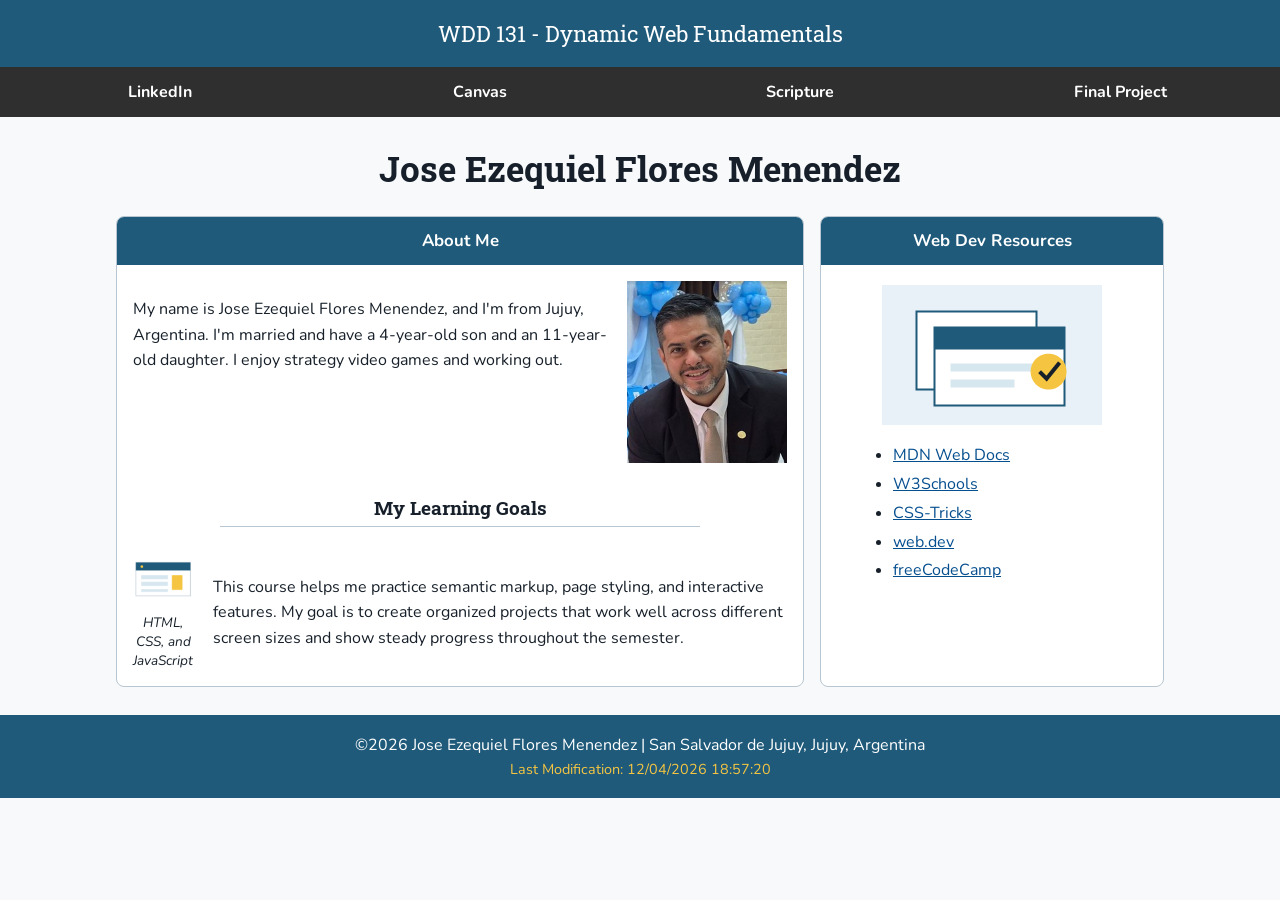
<file: index.html>
<!DOCTYPE html>
<html lang="en">

<head>
    <meta charset="UTF-8">
    <meta name="viewport" content="width=device-width, initial-scale=1.0">
    <title>WDD 131 - Dynamic Web Fundamentals - Jose Ezequiel Flores Menendez</title>
    <meta name="author" content="Jose Ezequiel Flores Menendez">
    <meta name="description"
        content="WDD 131 - Dynamic Web Fundamentals page for Jose Ezequiel Flores Menendez with web development resources and course project links.">
    <link rel="preconnect" href="https://fonts.googleapis.com">
    <link rel="preconnect" href="https://fonts.gstatic.com" crossorigin>
    <link
        href="https://fonts.googleapis.com/css2?family=Nunito:wght@400;600;700&family=Roboto+Slab:wght@600&display=swap"
        rel="stylesheet">
    <link rel="stylesheet" href="styles/base.css">
    <script src="scripts/getdates.js" defer></script>
</head>

<body>
    <header>
        <span id="course-title">WDD 131 - Dynamic Web Fundamentals</span>
        <nav>
            <a href="https://www.linkedin.com/in/jose-ezequiel-flores-menendez/" target="_blank"
                rel="noopener">LinkedIn</a>
            <a href="https://byupw.instructure.com/" target="_blank" rel="noopener">Canvas</a>
            <a href="https://www.churchofjesuschrist.org/study/scriptures/bofm/2-ne/2?lang=eng&id=p25#p25"
                target="_blank" rel="noopener">Scripture</a>
            <a href="project/">Final Project</a>
        </nav>
    </header>

    <main>
        <h1>Jose Ezequiel Flores Menendez</h1>

        <section class="card">
            <h2>About Me</h2>
            <div class="about-content">
                <p>
                    My name is Jose Ezequiel Flores Menendez, and I'm from Jujuy, Argentina. I'm married and have a
                    4-year-old son and an 11-year-old daughter. I enjoy strategy video games and working out.
                </p>
                <img src="images/profile.jpg" alt="Portrait of Jose Ezequiel Flores Menendez"
                    width="160" height="160">
            </div>

            <h3>My Learning Goals</h3>
            <div class="place-content">
                <figure>
                    <img src="images/web-layout.png" alt="Illustration of a simple web page layout" width="180"
                        height="120">
                    <figcaption>HTML, CSS, and JavaScript</figcaption>
                </figure>
                <p>
                    This course helps me practice semantic markup, page styling, and interactive
                    features. My goal is to create organized projects that work well across different
                    screen sizes and show steady progress throughout the semester.
                </p>
            </div>
        </section>

        <section class="card">
            <h2>Web Dev Resources</h2>
            <img class="resource-image" src="images/resources.png" alt="Illustration of web development resource cards"
                width="220" height="140">
            <ul>
                <li><a href="https://developer.mozilla.org/" target="_blank" rel="noopener">MDN Web Docs</a></li>
                <li><a href="https://www.w3schools.com/" target="_blank" rel="noopener">W3Schools</a></li>
                <li><a href="https://css-tricks.com/" target="_blank" rel="noopener">CSS-Tricks</a></li>
                <li><a href="https://web.dev/" target="_blank" rel="noopener">web.dev</a></li>
                <li><a href="https://www.freecodecamp.org/" target="_blank" rel="noopener">freeCodeCamp</a></li>
            </ul>
        </section>
    </main>

    <footer>
        <p>&copy;<span id="currentyear"></span> Jose Ezequiel Flores Menendez | San Salvador de Jujuy, Jujuy, Argentina
        </p>
        <p id="lastModified"></p>
    </footer>
</body>

</html>
</file>
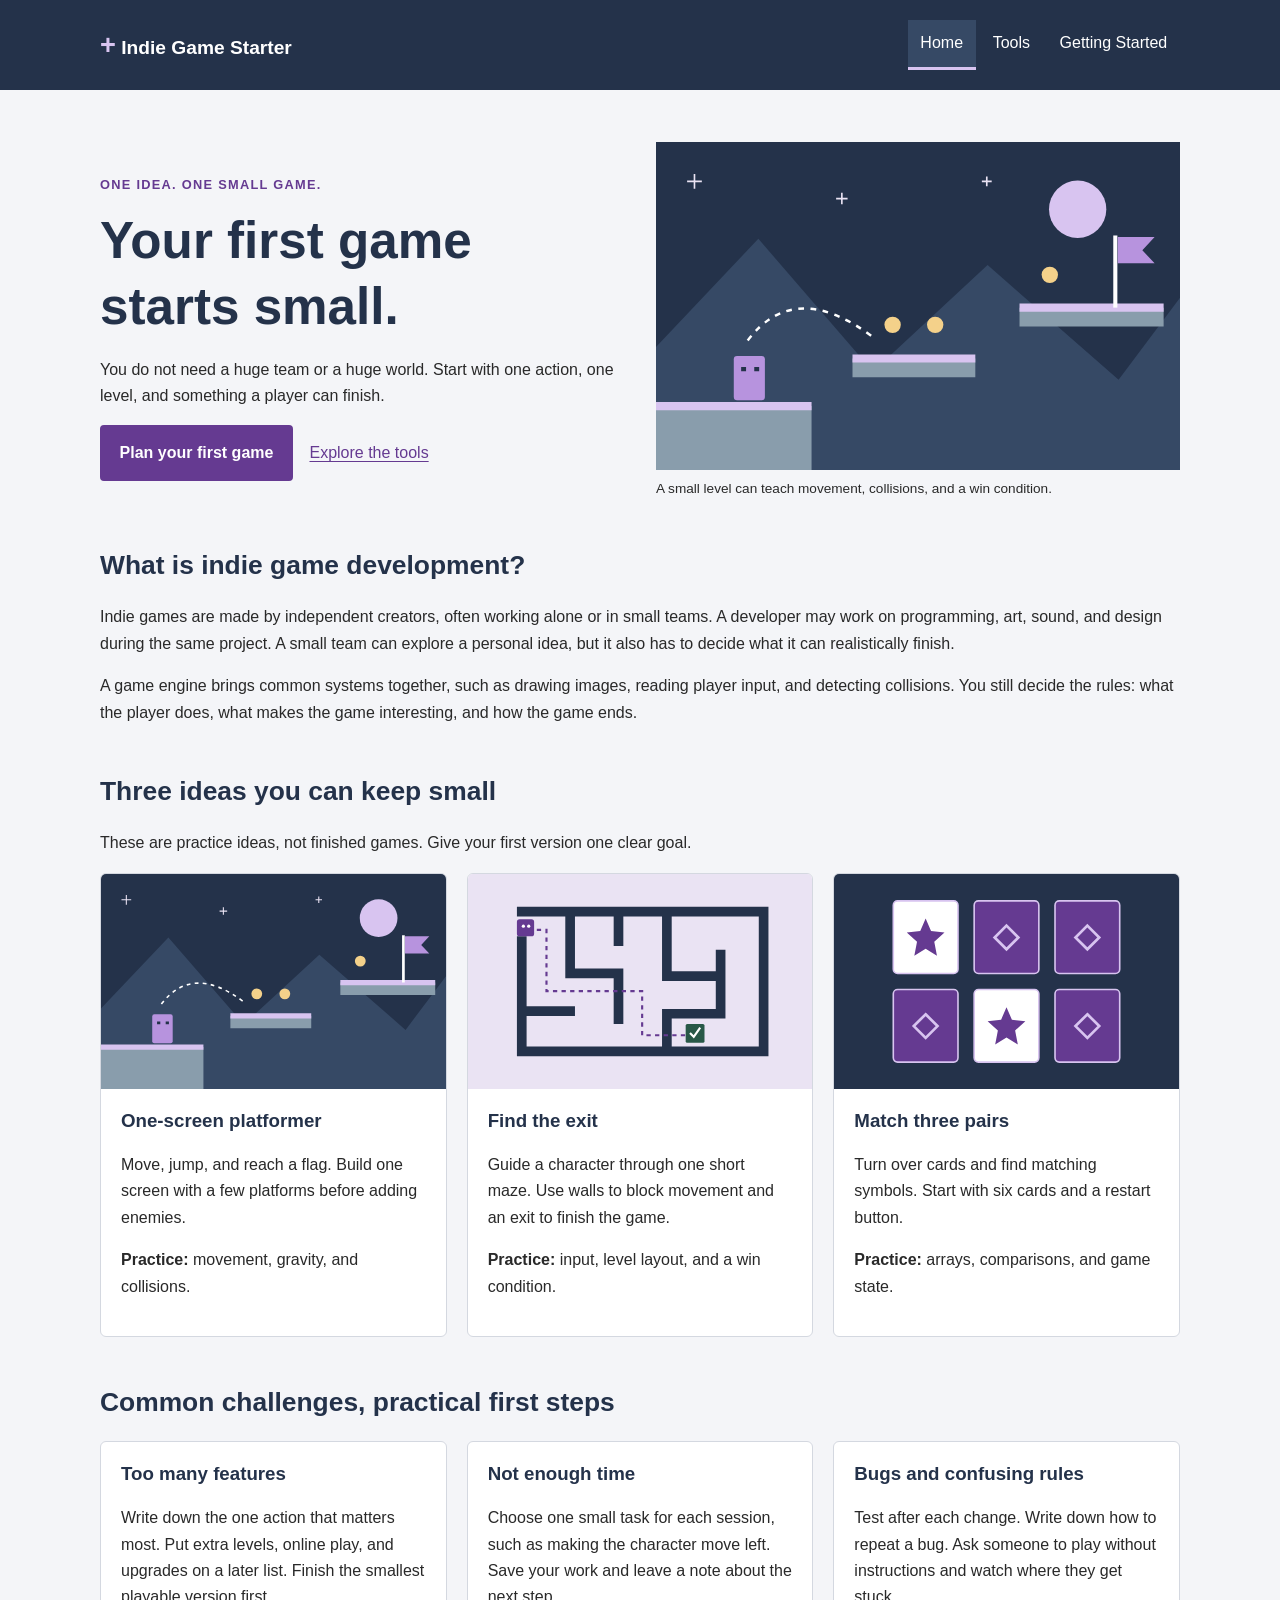
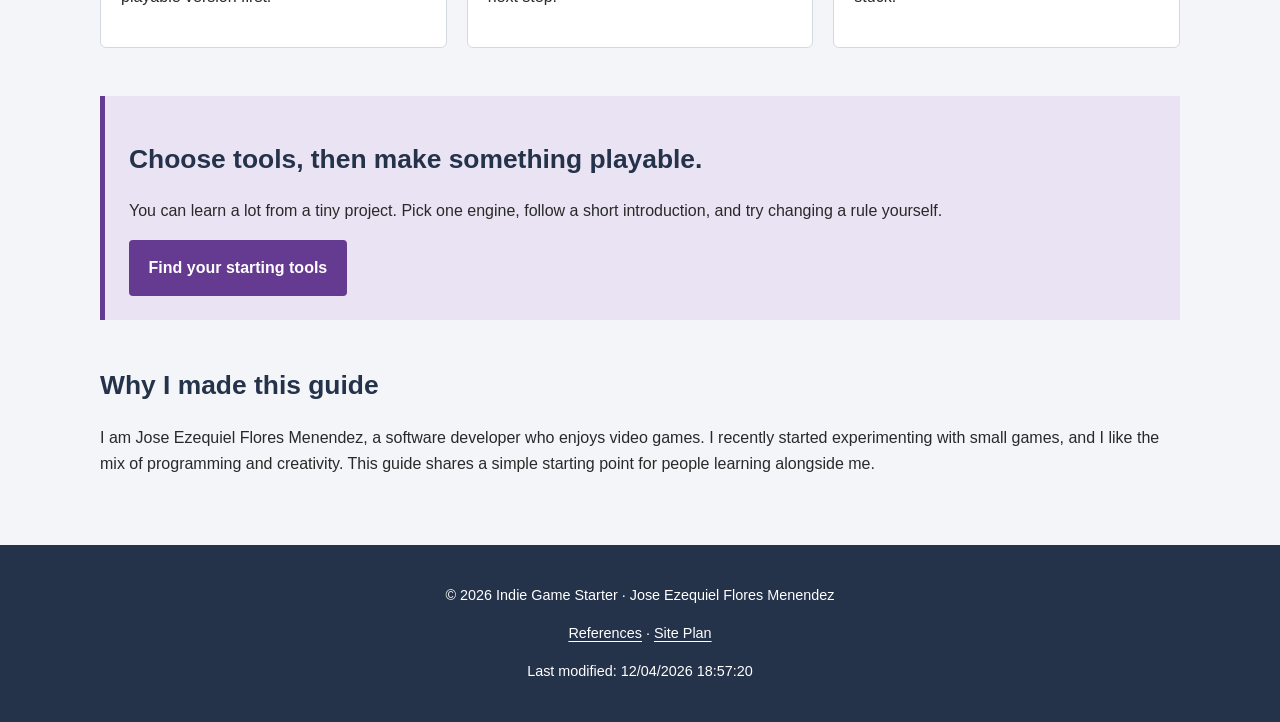
<file: project/index.html>
<!DOCTYPE html>
<html lang="en">
<head>
  <meta charset="UTF-8">
  <meta name="viewport" content="width=device-width, initial-scale=1.0">
  <meta name="description" content="Learn the basics of indie game development, explore small game ideas, and take the first steps toward a playable project.">
  <meta name="author" content="Jose Ezequiel Flores Menendez">
  <title>Indie Game Starter | Make Your First Small Game</title>
  <link rel="icon" href="images/favicon.svg" type="image/svg+xml">
  <link rel="stylesheet" href="styles/site.css">
  <script src="scripts/site.js" defer></script>
</head>
<body>
  <a class="skip-link" href="#main">Skip to content</a>
  <header>
    <div class="header-content">
      <a class="brand" href="index.html"><span aria-hidden="true">+</span> Indie Game Starter</a>
      <nav aria-label="Main navigation">
        <a href="index.html" aria-current="page">Home</a>
        <a href="tools.html">Tools</a>
        <a href="getting-started.html">Getting Started</a>
      </nav>
    </div>
  </header>
  <main id="main">

<section class="hero">
  <div>
    <p class="eyebrow">ONE IDEA. ONE SMALL GAME.</p>
    <h1>Your first game starts small.</h1>
    <p>You do not need a huge team or a huge world. Start with one action, one level, and something a player can finish.</p>
    <a class="button" href="getting-started.html">Plan your first game</a>
    <a class="text-link" href="tools.html">Explore the tools</a>
  </div>
  <figure>
    <img src="images/platformer.svg" alt="Illustrated platformer with a purple character, three platforms, coins, and a finish flag" width="640" height="400">
    <figcaption>A small level can teach movement, collisions, and a win condition.</figcaption>
  </figure>
</section>
<section>
  <h2>What is indie game development?</h2>
  <p>Indie games are made by independent creators, often working alone or in small teams. A developer may work on programming, art, sound, and design during the same project. A small team can explore a personal idea, but it also has to decide what it can realistically finish.</p>
  <p>A game engine brings common systems together, such as drawing images, reading player input, and detecting collisions. You still decide the rules: what the player does, what makes the game interesting, and how the game ends.</p>
</section>
<section>
  <h2>Three ideas you can keep small</h2>
  <p>These are practice ideas, not finished games. Give your first version one clear goal.</p>
  <div class="cards">
    <article class="card">
      <img src="images/platformer.svg" alt="Platformer concept showing a character jumping toward a flag" width="640" height="400" loading="lazy">
      <div class="card-body"><h3>One-screen platformer</h3><p>Move, jump, and reach a flag. Build one screen with a few platforms before adding enemies.</p><p><strong>Practice:</strong> movement, gravity, and collisions.</p></div>
    </article>
    <article class="card">
      <img src="images/maze.svg" alt="Top-down maze concept with a purple player and a green exit" width="640" height="400" loading="lazy">
      <div class="card-body"><h3>Find the exit</h3><p>Guide a character through one short maze. Use walls to block movement and an exit to finish the game.</p><p><strong>Practice:</strong> input, level layout, and a win condition.</p></div>
    </article>
    <article class="card">
      <img src="images/memory.svg" alt="Memory game concept with six cards and a matching pair of purple stars" width="640" height="400" loading="lazy">
      <div class="card-body"><h3>Match three pairs</h3><p>Turn over cards and find matching symbols. Start with six cards and a restart button.</p><p><strong>Practice:</strong> arrays, comparisons, and game state.</p></div>
    </article>
  </div>
</section>
<section>
  <h2>Common challenges, practical first steps</h2>
  <div class="cards">
    <article class="card card-body"><h3>Too many features</h3><p>Write down the one action that matters most. Put extra levels, online play, and upgrades on a later list. Finish the smallest playable version first.</p></article>
    <article class="card card-body"><h3>Not enough time</h3><p>Choose one small task for each session, such as making the character move left. Save your work and leave a note about the next step.</p></article>
    <article class="card card-body"><h3>Bugs and confusing rules</h3><p>Test after each change. Write down how to repeat a bug. Ask someone to play without instructions and watch where they get stuck.</p></article>
  </div>
</section>
<section class="callout"><h2>Choose tools, then make something playable.</h2><p>You can learn a lot from a tiny project. Pick one engine, follow a short introduction, and try changing a rule yourself.</p><a class="button" href="tools.html">Find your starting tools</a></section>
<section><h2>Why I made this guide</h2><p>I am Jose Ezequiel Flores Menendez, a software developer who enjoys video games. I recently started experimenting with small games, and I like the mix of programming and creativity. This guide shares a simple starting point for people learning alongside me.</p></section>
  </main>
  <footer>
    <p>&copy; <span id="currentyear"></span> Indie Game Starter · Jose Ezequiel Flores Menendez</p>
    <p><a href="references.html">References</a> · <a href="siteplan.html">Site Plan</a></p>
    <p id="lastModified"></p>
  </footer>
</body>
</html>
</file>
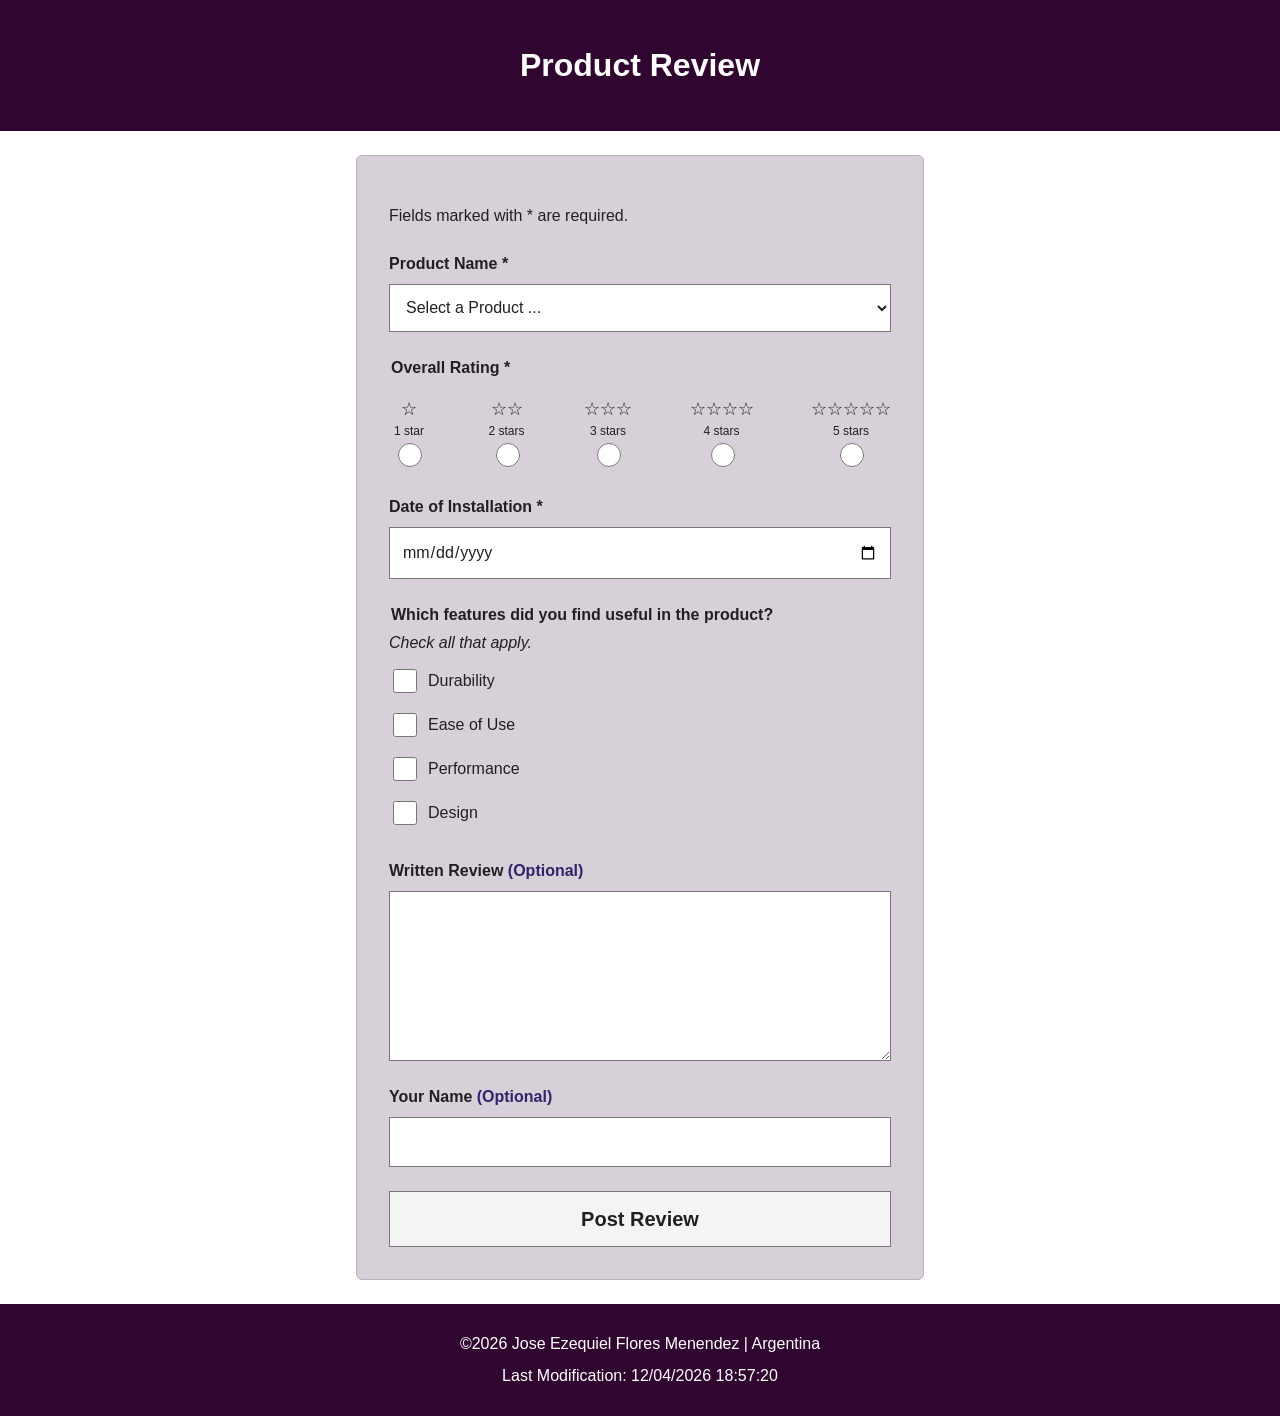
<file: form.html>
<!DOCTYPE html>
<html lang="en">
<head>
  <meta charset="UTF-8">
  <meta name="viewport" content="width=device-width, initial-scale=1.0">
  <meta name="description" content="Share your product review, rating, and useful features with this simple review form.">
  <meta name="author" content="Jose Ezequiel Flores Menendez">
  <title>Product Review | WDD 131</title>
  <link rel="icon" href="data:,">
  <link rel="stylesheet" href="styles/form.css">
  <script src="scripts/form.js" defer></script>
  <script src="scripts/getdates.js" defer></script>
</head>
<body>
  <header><h1>Product Review</h1></header>
  <main>
    <form method="get" action="review.html">
      <p>Fields marked with * are required.</p>
      <label for="product">Product Name *</label>
      <select id="product" name="product" required>
        <option value="" disabled selected>Select a Product ...</option>
      </select>

      <fieldset>
        <legend>Overall Rating *</legend>
        <div class="ratings">
          <label for="rating1"><span aria-hidden="true">☆</span><span class="rating-name">1 star</span><input type="radio" id="rating1" name="rating" value="1" required></label>
          <label for="rating2"><span aria-hidden="true">☆☆</span><span class="rating-name">2 stars</span><input type="radio" id="rating2" name="rating" value="2" required></label>
          <label for="rating3"><span aria-hidden="true">☆☆☆</span><span class="rating-name">3 stars</span><input type="radio" id="rating3" name="rating" value="3" required></label>
          <label for="rating4"><span aria-hidden="true">☆☆☆☆</span><span class="rating-name">4 stars</span><input type="radio" id="rating4" name="rating" value="4" required></label>
          <label for="rating5"><span aria-hidden="true">☆☆☆☆☆</span><span class="rating-name">5 stars</span><input type="radio" id="rating5" name="rating" value="5" required></label>
        </div>
      </fieldset>

      <label for="installed">Date of Installation *</label>
      <input type="date" id="installed" name="installed" required>

      <fieldset class="features">
        <legend>Which features did you find useful in the product?</legend>
        <p>Check all that apply.</p>
        <label for="durability"><input type="checkbox" id="durability" name="features" value="durability"> Durability</label>
        <label for="ease"><input type="checkbox" id="ease" name="features" value="ease-of-use"> Ease of Use</label>
        <label for="performance"><input type="checkbox" id="performance" name="features" value="performance"> Performance</label>
        <label for="design"><input type="checkbox" id="design" name="features" value="design"> Design</label>
      </fieldset>

      <label for="written-review">Written Review <span class="optional">(Optional)</span></label>
      <textarea id="written-review" name="review" rows="6"></textarea>

      <label for="username">Your Name <span class="optional">(Optional)</span></label>
      <input type="text" id="username" name="username" autocomplete="name">

      <input type="submit" value="Post Review">
    </form>
  </main>
  <footer>
    <p>&copy;<span id="currentyear"></span> Jose Ezequiel Flores Menendez | Argentina</p>
    <p id="lastModified"></p>
  </footer>
</body>
</html>
</file>
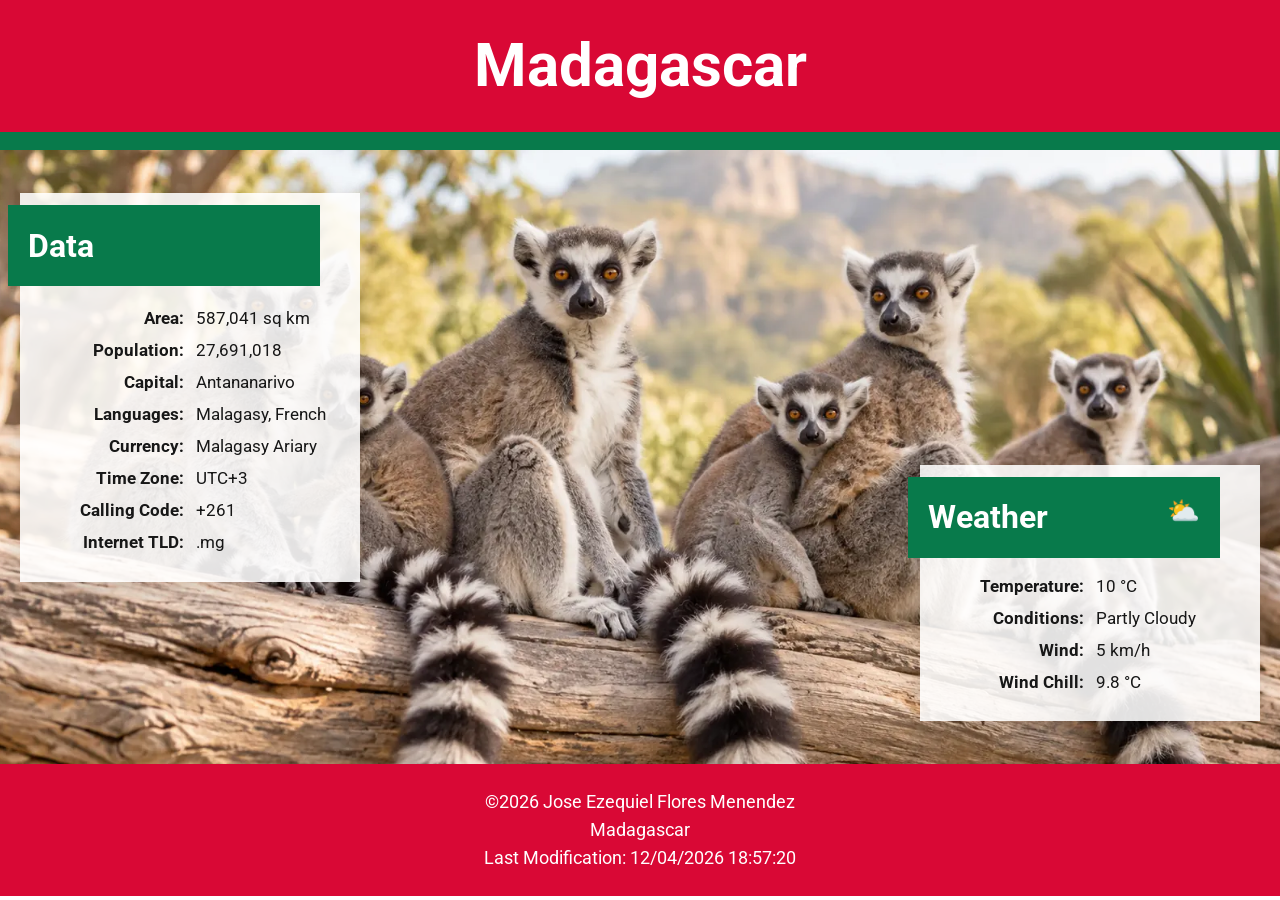
<file: place.html>
<!DOCTYPE html>
<html lang="en-US">
<head>
  <meta charset="utf-8">
  <meta name="viewport" content="width=device-width, initial-scale=1.0">
  <meta name="description" content="Explore key facts and weather information for Madagascar.">
  <meta name="author" content="Jose Ezequiel Flores Menendez">
  <title>Madagascar | WDD 131</title>
  <link rel="preconnect" href="https://fonts.googleapis.com">
  <link rel="preconnect" href="https://fonts.gstatic.com" crossorigin>
  <link href="https://fonts.googleapis.com/css2?family=Roboto:wght@400;600;700&amp;display=swap" rel="stylesheet">
  <link rel="stylesheet" href="styles/place.css">
  <script src="scripts/place.js" defer></script>
</head>
<body>
  <header>
    <h1>Madagascar</h1>
  </header>

  <main>
    <section class="hero" aria-label="Madagascar overview">
      <picture>
        <source srcset="images/madagascar-lemurs-large.webp" media="(min-width: 768px)" width="1600" height="760">
        <img src="images/madagascar-lemur-small.webp"
             alt="A ring-tailed lemur resting on a tree branch in Madagascar"
             width="720"
             height="1080"
             fetchpriority="high">
      </picture>

      <section class="info-card data-card">
        <h2>Data</h2>
        <dl>
          <dt>Area:</dt>
          <dd>587,041 sq km</dd>
          <dt>Population:</dt>
          <dd>27,691,018</dd>
          <dt>Capital:</dt>
          <dd>Antananarivo</dd>
          <dt>Languages:</dt>
          <dd>Malagasy, French</dd>
          <dt>Currency:</dt>
          <dd>Malagasy Ariary</dd>
          <dt>Time Zone:</dt>
          <dd>UTC+3</dd>
          <dt>Calling Code:</dt>
          <dd>+261</dd>
          <dt>Internet TLD:</dt>
          <dd>.mg</dd>
        </dl>
      </section>

      <section class="info-card weather-card">
        <h2>Weather</h2>
        <img class="weather-icon" src="images/weather-icon.svg" alt="Partly cloudy weather" width="96" height="96">
        <dl>
          <dt>Temperature:</dt>
          <dd><span id="temperature">10</span> °C</dd>
          <dt>Conditions:</dt>
          <dd>Partly Cloudy</dd>
          <dt>Wind:</dt>
          <dd><span id="wind-speed">5</span> km/h</dd>
          <dt>Wind Chill:</dt>
          <dd><span id="wind-chill">N/A</span></dd>
        </dl>
      </section>
    </section>
  </main>

  <footer>
    <p>&copy;<span id="current-year"></span> Jose Ezequiel Flores Menendez</p>
    <p>Madagascar</p>
    <p id="last-modified"></p>
  </footer>
</body>
</html>
</file>
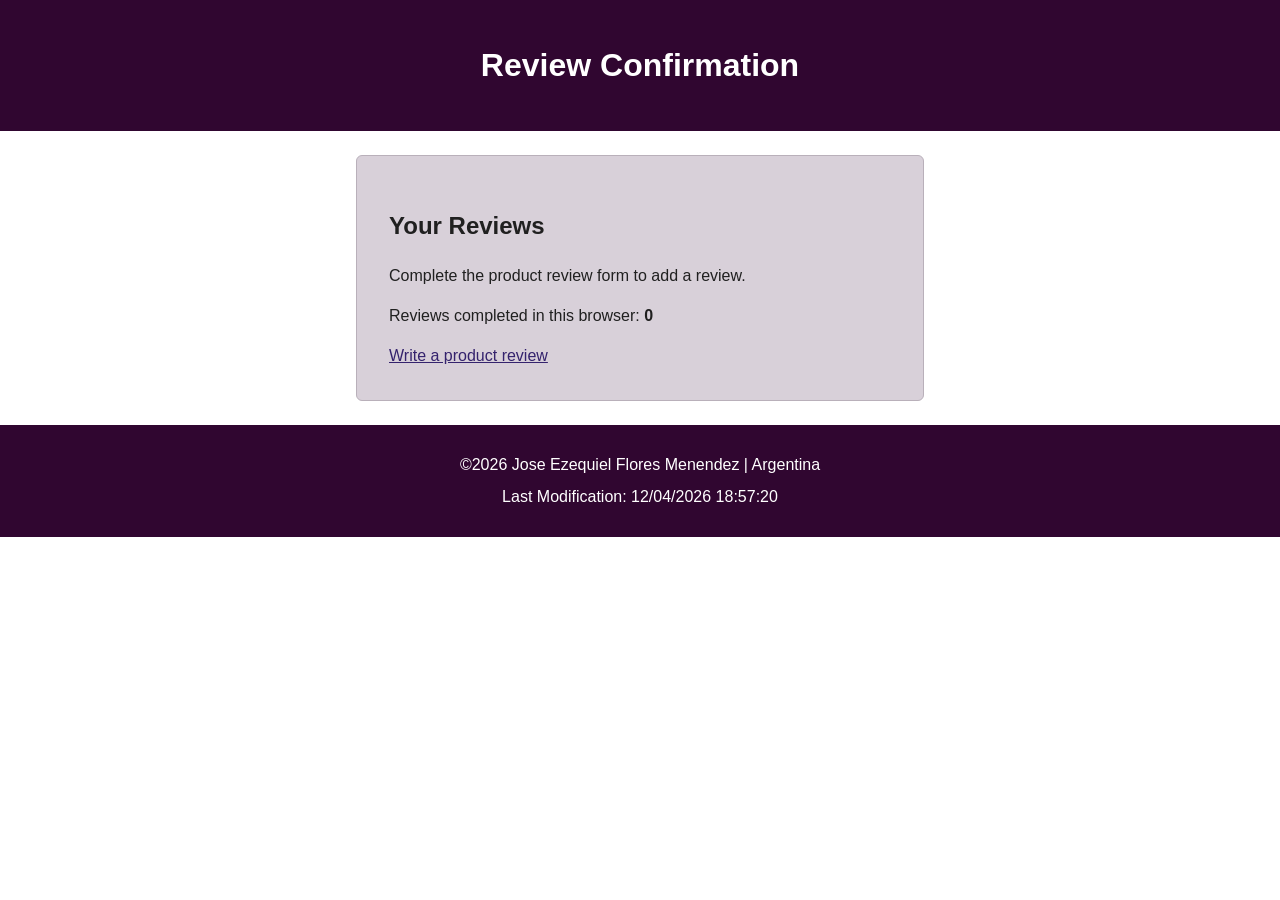
<file: review.html>
<!DOCTYPE html>
<html lang="en">
<head>
  <meta charset="UTF-8">
  <meta name="viewport" content="width=device-width, initial-scale=1.0">
  <meta name="description" content="Product review confirmation and the number of reviews completed in this browser.">
  <meta name="author" content="Jose Ezequiel Flores Menendez">
  <title>Review Confirmation | WDD 131</title>
  <link rel="icon" href="data:,">
  <link rel="stylesheet" href="styles/form.css">
  <script src="scripts/review.js" defer></script>
  <script src="scripts/getdates.js" defer></script>
</head>
<body>
  <header><h1>Review Confirmation</h1></header>
  <main>
    <section class="confirmation">
      <h2 id="confirmation-title">Your Reviews</h2>
      <p id="confirmation-message">Complete the product review form to add a review.</p>
      <p>Reviews completed in this browser: <strong id="review-count">0</strong></p>
      <p id="storage-message"></p>
      <a href="form.html">Write a product review</a>
    </section>
  </main>
  <footer>
    <p>&copy;<span id="currentyear"></span> Jose Ezequiel Flores Menendez | Argentina</p>
    <p id="lastModified"></p>
  </footer>
</body>
</html>
</file>
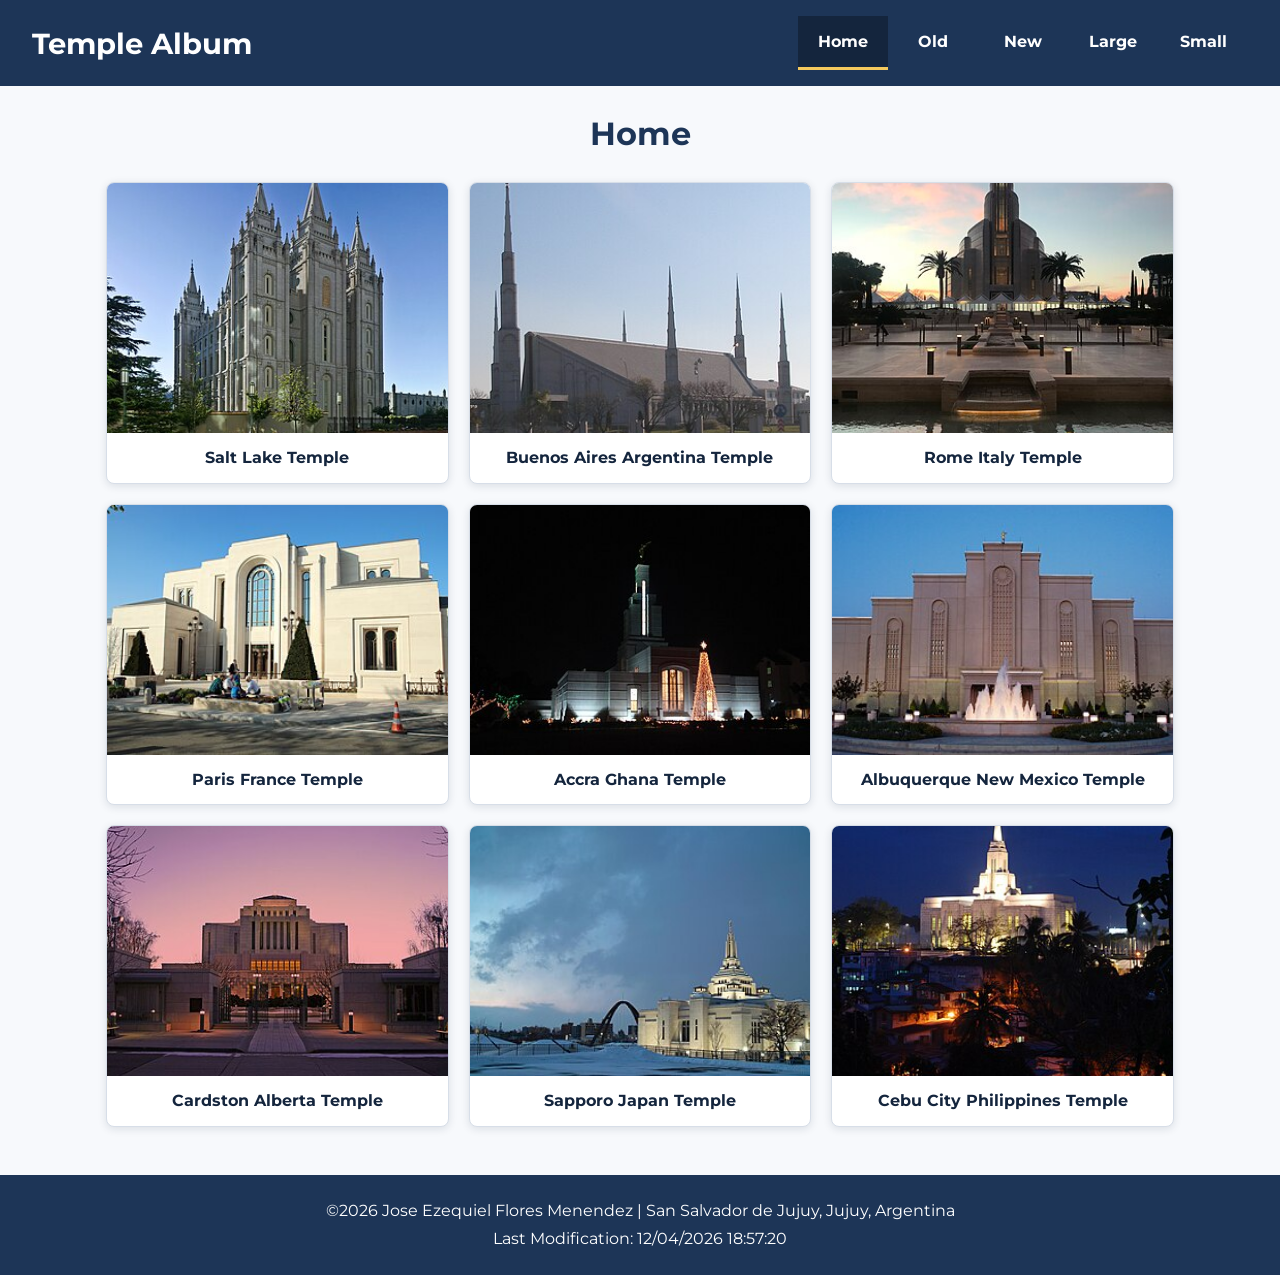
<file: temples.html>
<!DOCTYPE html>
<html lang="en-US">
<head>
  <meta charset="utf-8">
  <meta name="viewport" content="width=device-width, initial-scale=1.0">
  <meta name="description" content="WDD 131 responsive temple album by Jose Ezequiel Flores Menendez.">
  <meta name="author" content="Jose Ezequiel Flores Menendez">
  <title>WDD 131 – Temple Album – Jose Ezequiel Flores Menendez</title>
  <link rel="icon" href="[data-uri]">
  <link rel="preconnect" href="https://fonts.googleapis.com">
  <link rel="preconnect" href="https://fonts.gstatic.com" crossorigin>
  <link href="https://fonts.googleapis.com/css2?family=Montserrat:wght@400;700&amp;display=swap" rel="stylesheet">
  <link rel="stylesheet" href="styles/temples.css">
  <link rel="stylesheet" href="styles/temples-large.css">
  <script src="scripts/temples.js" defer></script>
</head>
<body>
  <header>
    <span class="site-title">Temple Album</span>
    <button id="menu" type="button" aria-label="Open navigation menu" aria-controls="navigation" aria-expanded="false">☰</button>
    <nav id="navigation" class="navigation" aria-label="Main navigation">
      <a href="#" class="active" aria-current="page">Home</a>
      <a href="#">Old</a>
      <a href="#">New</a>
      <a href="#">Large</a>
      <a href="#">Small</a>
    </nav>
  </header>

  <main>
    <h1>Home</h1>
    <div class="gallery">
      <figure>
        <img src="images/temple-salt-lake.jpg" alt="Salt Lake Temple in Utah" width="320" height="360" fetchpriority="high">
        <figcaption>Salt Lake Temple</figcaption>
      </figure>
      <figure>
        <img src="images/temple-buenos-aires.jpeg" alt="Buenos Aires Argentina Temple" width="320" height="299" loading="lazy">
        <figcaption>Buenos Aires Argentina Temple</figcaption>
      </figure>
      <figure>
        <img src="images/temple-rome.jpg" alt="Rome Italy Temple at sunset" width="320" height="427" loading="lazy">
        <figcaption>Rome Italy Temple</figcaption>
      </figure>
      <figure>
        <img src="images/temple-paris.jpg" alt="Paris France Temple" width="320" height="213" loading="lazy">
        <figcaption>Paris France Temple</figcaption>
      </figure>
      <figure>
        <img src="images/temple-accra.jpg" alt="Accra Ghana Temple" width="320" height="240" loading="lazy">
        <figcaption>Accra Ghana Temple</figcaption>
      </figure>
      <figure>
        <img src="images/temple-albuquerque.jpeg" alt="Albuquerque New Mexico Temple" width="320" height="213" loading="lazy">
        <figcaption>Albuquerque New Mexico Temple</figcaption>
      </figure>
      <figure>
        <img src="images/temple-cardston.jpg" alt="Cardston Alberta Canada Temple" width="320" height="408" loading="lazy">
        <figcaption>Cardston Alberta Temple</figcaption>
      </figure>
      <figure>
        <img src="images/temple-sapporo.jpg" alt="Sapporo Japan Temple" width="320" height="213" loading="lazy">
        <figcaption>Sapporo Japan Temple</figcaption>
      </figure>
      <figure>
        <img src="images/temple-cebu.jpg" alt="Cebu City Philippines Temple after dark" width="320" height="321" loading="lazy">
        <figcaption>Cebu City Philippines Temple</figcaption>
      </figure>
    </div>
  </main>

  <footer>
    <p>&copy;<span id="currentyear"></span> Jose Ezequiel Flores Menendez | San Salvador de Jujuy, Jujuy, Argentina</p>
    <p id="lastModified"></p>
  </footer>
</body>
</html>
</file>
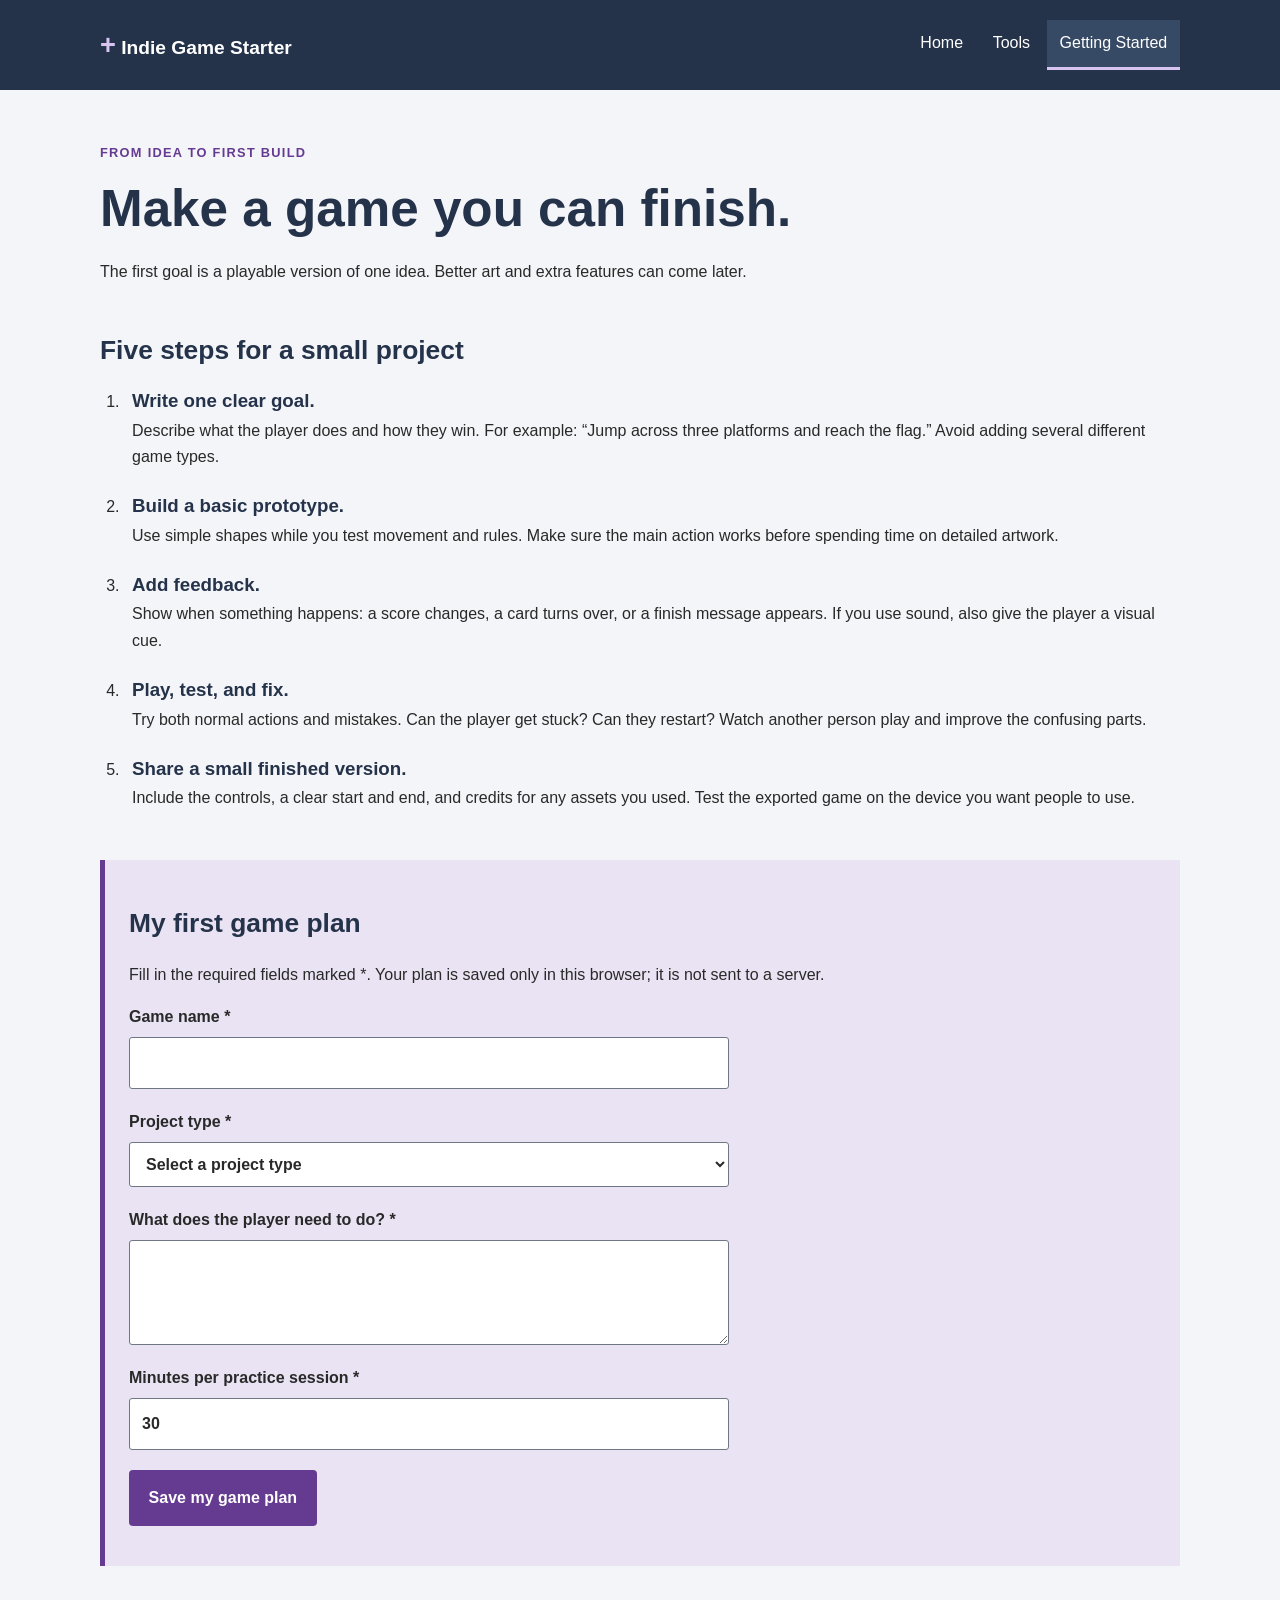
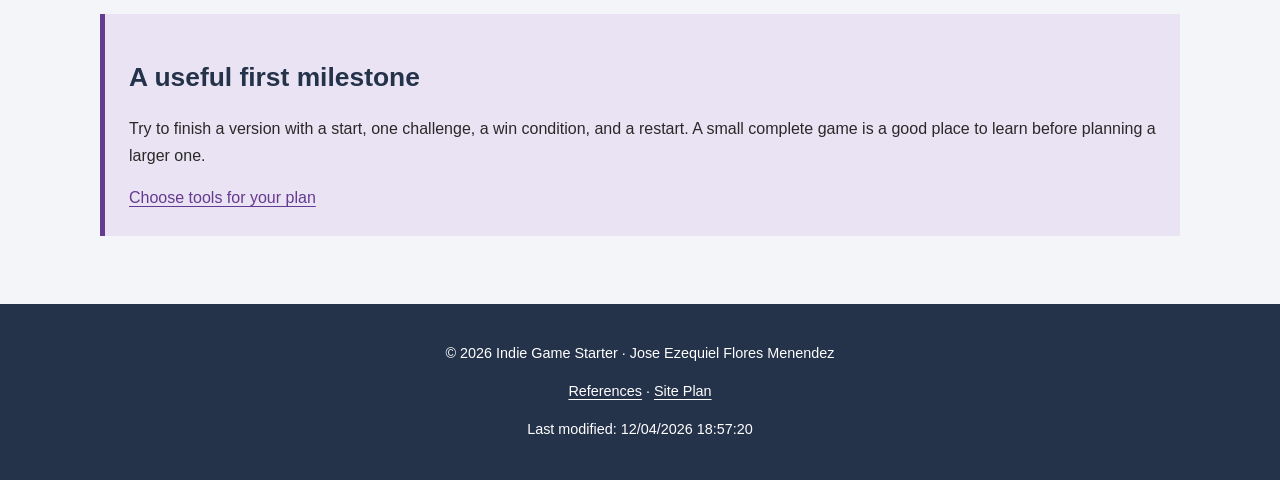
<file: project/getting-started.html>
<!DOCTYPE html>
<html lang="en">
<head>
  <meta charset="UTF-8">
  <meta name="viewport" content="width=device-width, initial-scale=1.0">
  <meta name="description" content="Follow a simple indie game development process and save a beginner project plan in your browser.">
  <meta name="author" content="Jose Ezequiel Flores Menendez">
  <title>Plan Your First Game | Indie Game Starter</title>
  <link rel="icon" href="images/favicon.svg" type="image/svg+xml">
  <link rel="stylesheet" href="styles/site.css">
  <script src="scripts/site.js" defer></script>
  <script src="scripts/planner.js" defer></script>
</head>
<body>
  <a class="skip-link" href="#main">Skip to content</a>
  <header>
    <div class="header-content">
      <a class="brand" href="index.html"><span aria-hidden="true">+</span> Indie Game Starter</a>
      <nav aria-label="Main navigation">
        <a href="index.html">Home</a>
        <a href="tools.html">Tools</a>
        <a href="getting-started.html" aria-current="page">Getting Started</a>
      </nav>
    </div>
  </header>
  <main id="main">

<section class="page-intro"><p class="eyebrow">FROM IDEA TO FIRST BUILD</p><h1>Make a game you can finish.</h1><p>The first goal is a playable version of one idea. Better art and extra features can come later.</p></section>
<section><h2>Five steps for a small project</h2><ol class="steps">
<li><h3>Write one clear goal.</h3><p>Describe what the player does and how they win. For example: “Jump across three platforms and reach the flag.” Avoid adding several different game types.</p></li>
<li><h3>Build a basic prototype.</h3><p>Use simple shapes while you test movement and rules. Make sure the main action works before spending time on detailed artwork.</p></li>
<li><h3>Add feedback.</h3><p>Show when something happens: a score changes, a card turns over, or a finish message appears. If you use sound, also give the player a visual cue.</p></li>
<li><h3>Play, test, and fix.</h3><p>Try both normal actions and mistakes. Can the player get stuck? Can they restart? Watch another person play and improve the confusing parts.</p></li>
<li><h3>Share a small finished version.</h3><p>Include the controls, a clear start and end, and credits for any assets you used. Test the exported game on the device you want people to use.</p></li>
</ol></section>
<section class="planner" aria-labelledby="planner-heading">
  <h2 id="planner-heading">My first game plan</h2>
  <p>Fill in the required fields marked *. Your plan is saved only in this browser; it is not sent to a server.</p>
  <form id="game-form">
    <label for="game-name">Game name *<input id="game-name" name="game-name" type="text" maxlength="60" required></label>
    <label for="game-type">Project type *<select id="game-type" name="game-type" required><option value="" disabled selected>Select a project type</option><option value="platformer">One-screen platformer</option><option value="maze">Find the exit</option><option value="memory">Match three pairs</option></select></label>
    <label for="game-goal">What does the player need to do? *<textarea id="game-goal" name="game-goal" rows="3" maxlength="300" required></textarea></label>
    <label for="session-length">Minutes per practice session *<input id="session-length" name="session-length" type="number" min="10" max="120" step="5" value="30" required></label>
    <button type="submit">Save my game plan</button>
  </form>
  <noscript><p>JavaScript is needed to create and save a plan. You can still use the five steps above to write a plan on paper.</p></noscript>
  <p id="plan-status" role="status"></p>
  <div id="saved-plan" hidden><h3>Your starting plan</h3><p id="plan-output"></p><button type="button" id="clear-plan" class="secondary">Delete saved plan</button></div>
</section>
<section class="callout"><h2>A useful first milestone</h2><p>Try to finish a version with a start, one challenge, a win condition, and a restart. A small complete game is a good place to learn before planning a larger one.</p><a href="tools.html">Choose tools for your plan</a></section>
  </main>
  <footer>
    <p>&copy; <span id="currentyear"></span> Indie Game Starter · Jose Ezequiel Flores Menendez</p>
    <p><a href="references.html">References</a> · <a href="siteplan.html">Site Plan</a></p>
    <p id="lastModified"></p>
  </footer>
</body>
</html>
</file>
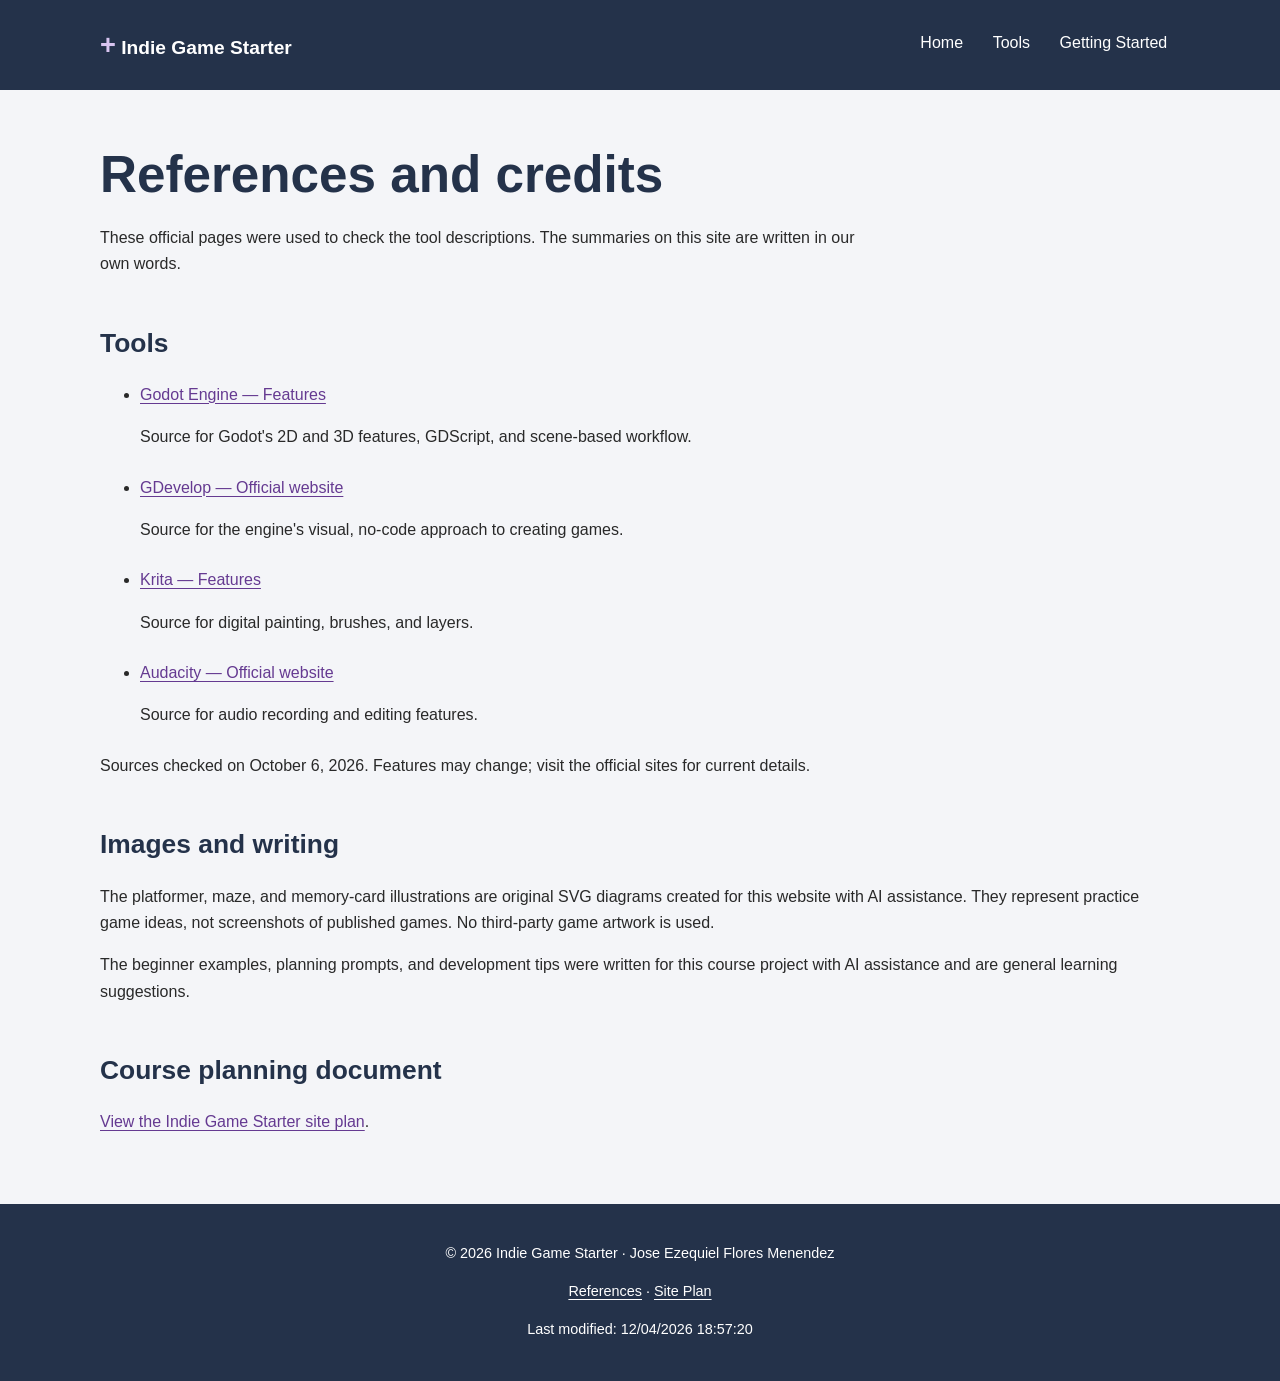
<file: project/references.html>
<!DOCTYPE html>
<html lang="en">
<head>
  <meta charset="UTF-8">
  <meta name="viewport" content="width=device-width, initial-scale=1.0">
  <meta name="description" content="Sources for the tool descriptions and credits for the original illustrations used on Indie Game Starter.">
  <meta name="author" content="Jose Ezequiel Flores Menendez">
  <title>References | Indie Game Starter</title>
  <link rel="icon" href="images/favicon.svg" type="image/svg+xml">
  <link rel="stylesheet" href="styles/site.css">
  <script src="scripts/site.js" defer></script>
</head>
<body>
  <a class="skip-link" href="#main">Skip to content</a>
  <header>
    <div class="header-content">
      <a class="brand" href="index.html"><span aria-hidden="true">+</span> Indie Game Starter</a>
      <nav aria-label="Main navigation">
        <a href="index.html">Home</a>
        <a href="tools.html">Tools</a>
        <a href="getting-started.html">Getting Started</a>
      </nav>
    </div>
  </header>
  <main id="main">

<section class="page-intro"><h1>References and credits</h1><p>These official pages were used to check the tool descriptions. The summaries on this site are written in our own words.</p></section>
<section><h2>Tools</h2><ul class="source-list">
<li><a href="https://godotengine.org/features/">Godot Engine — Features</a><p>Source for Godot's 2D and 3D features, GDScript, and scene-based workflow.</p></li>
<li><a href="https://gdevelop.io/">GDevelop — Official website</a><p>Source for the engine's visual, no-code approach to creating games.</p></li>
<li><a href="https://krita.org/en/features/">Krita — Features</a><p>Source for digital painting, brushes, and layers.</p></li>
<li><a href="https://www.audacityteam.org/">Audacity — Official website</a><p>Source for audio recording and editing features.</p></li>
</ul><p>Sources checked on October 6, 2026. Features may change; visit the official sites for current details.</p></section>
<section><h2>Images and writing</h2><p>The platformer, maze, and memory-card illustrations are original SVG diagrams created for this website with AI assistance. They represent practice game ideas, not screenshots of published games. No third-party game artwork is used.</p><p>The beginner examples, planning prompts, and development tips were written for this course project with AI assistance and are general learning suggestions.</p></section>
<section><h2>Course planning document</h2><p><a href="siteplan.html">View the Indie Game Starter site plan</a>.</p></section>
  </main>
  <footer>
    <p>&copy; <span id="currentyear"></span> Indie Game Starter · Jose Ezequiel Flores Menendez</p>
    <p><a href="references.html" aria-current="page">References</a> · <a href="siteplan.html">Site Plan</a></p>
    <p id="lastModified"></p>
  </footer>
</body>
</html>
</file>
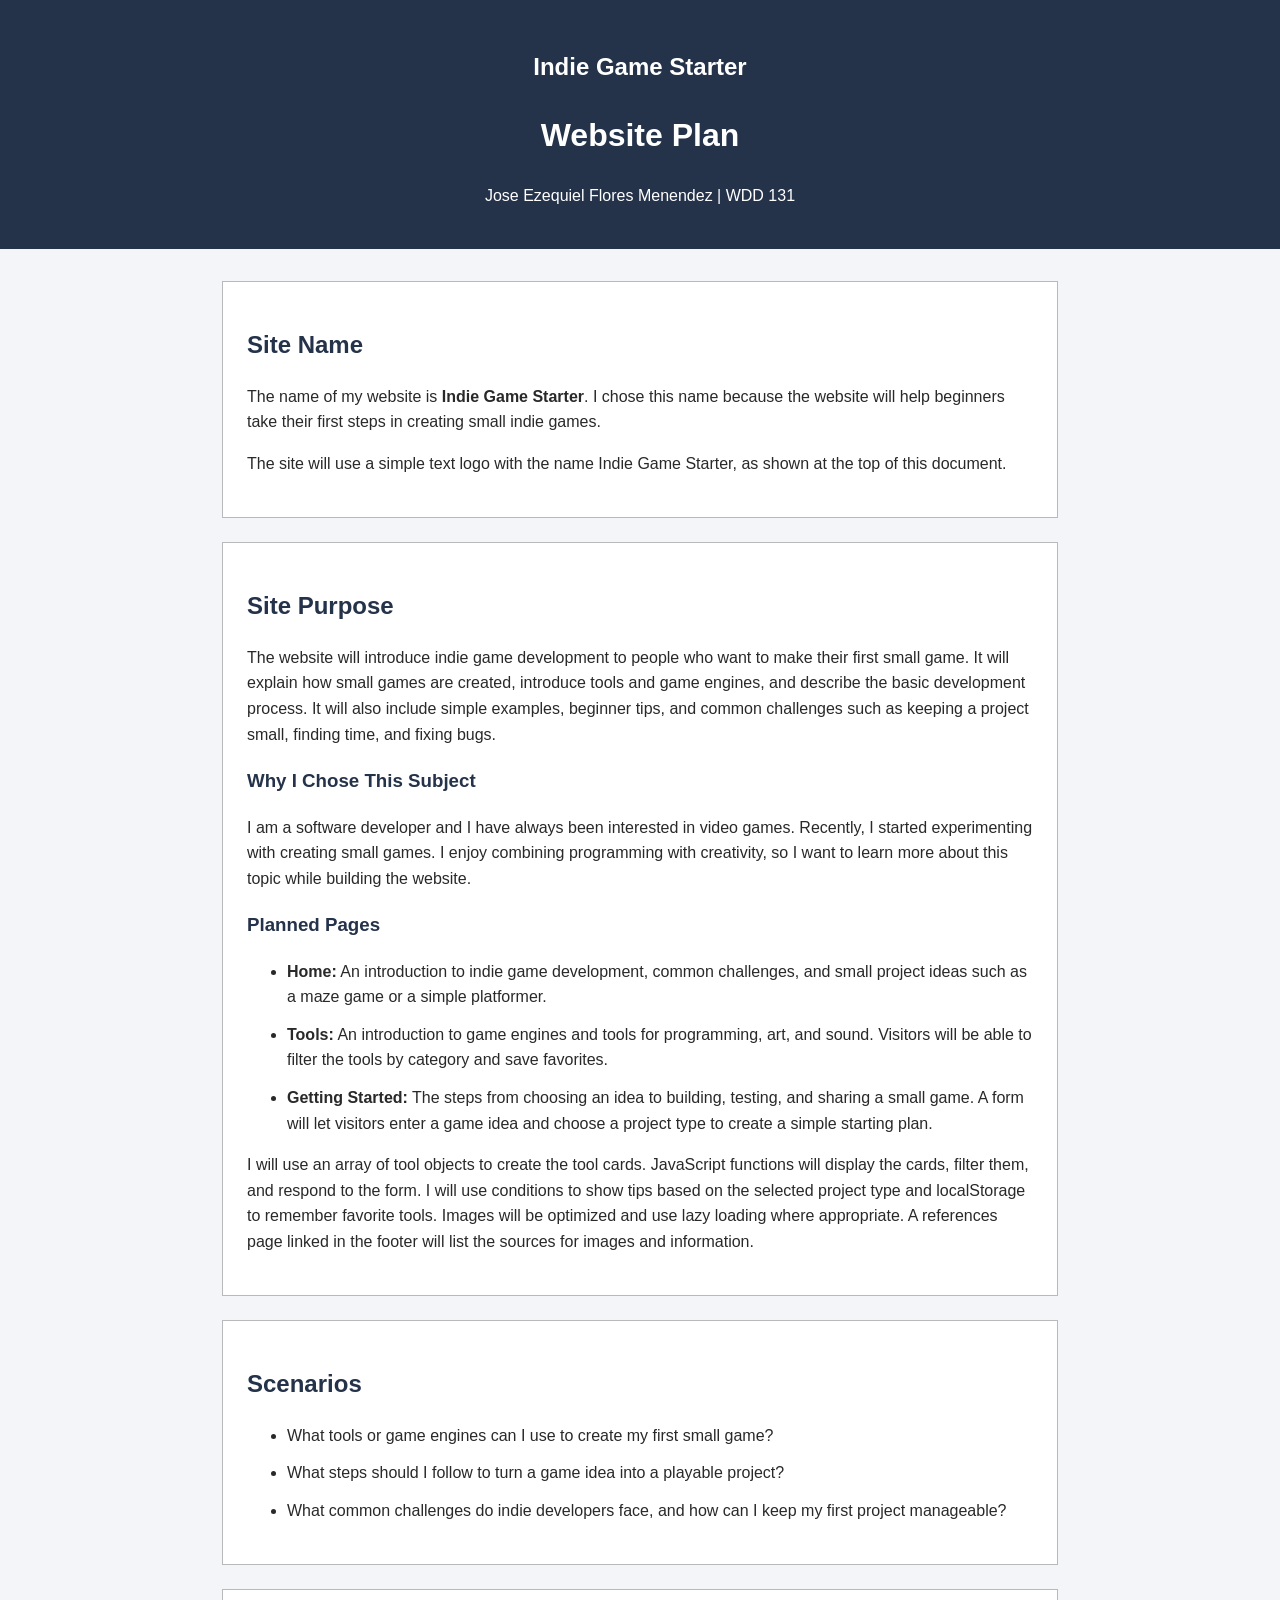
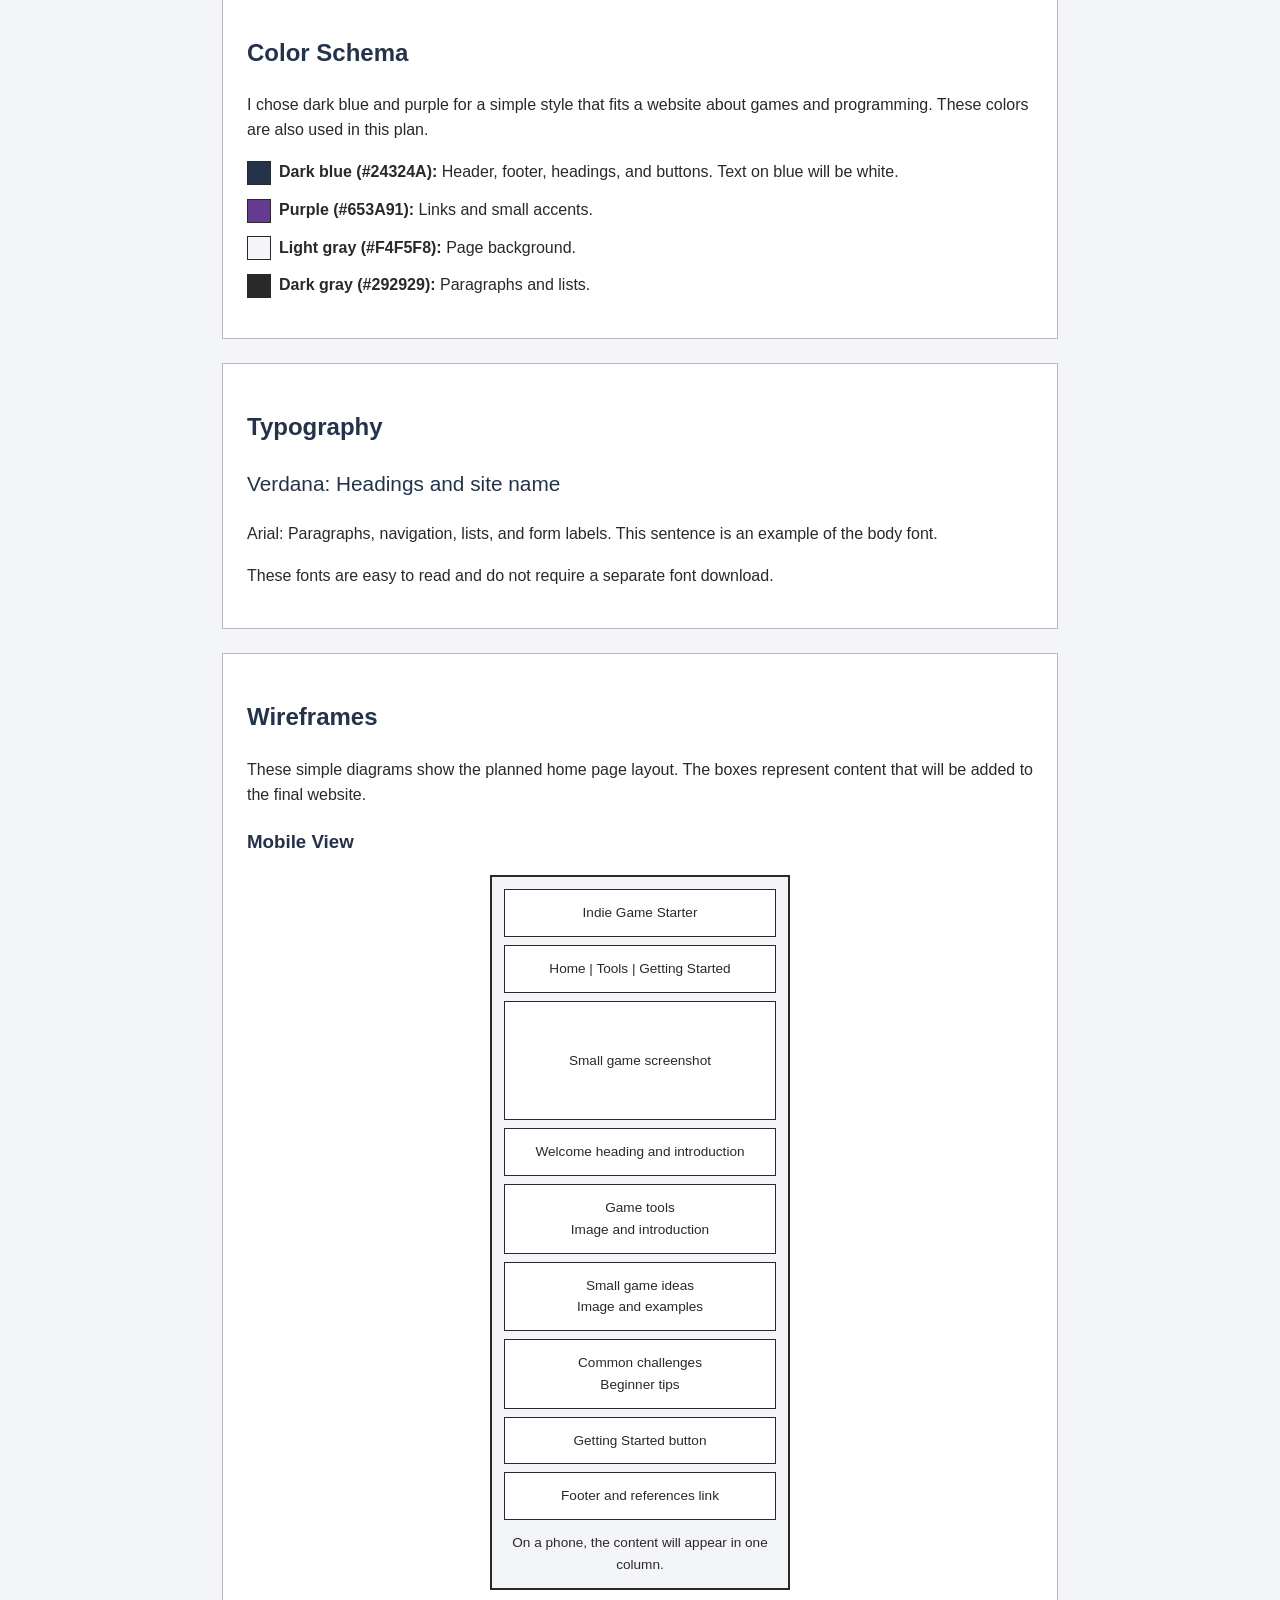
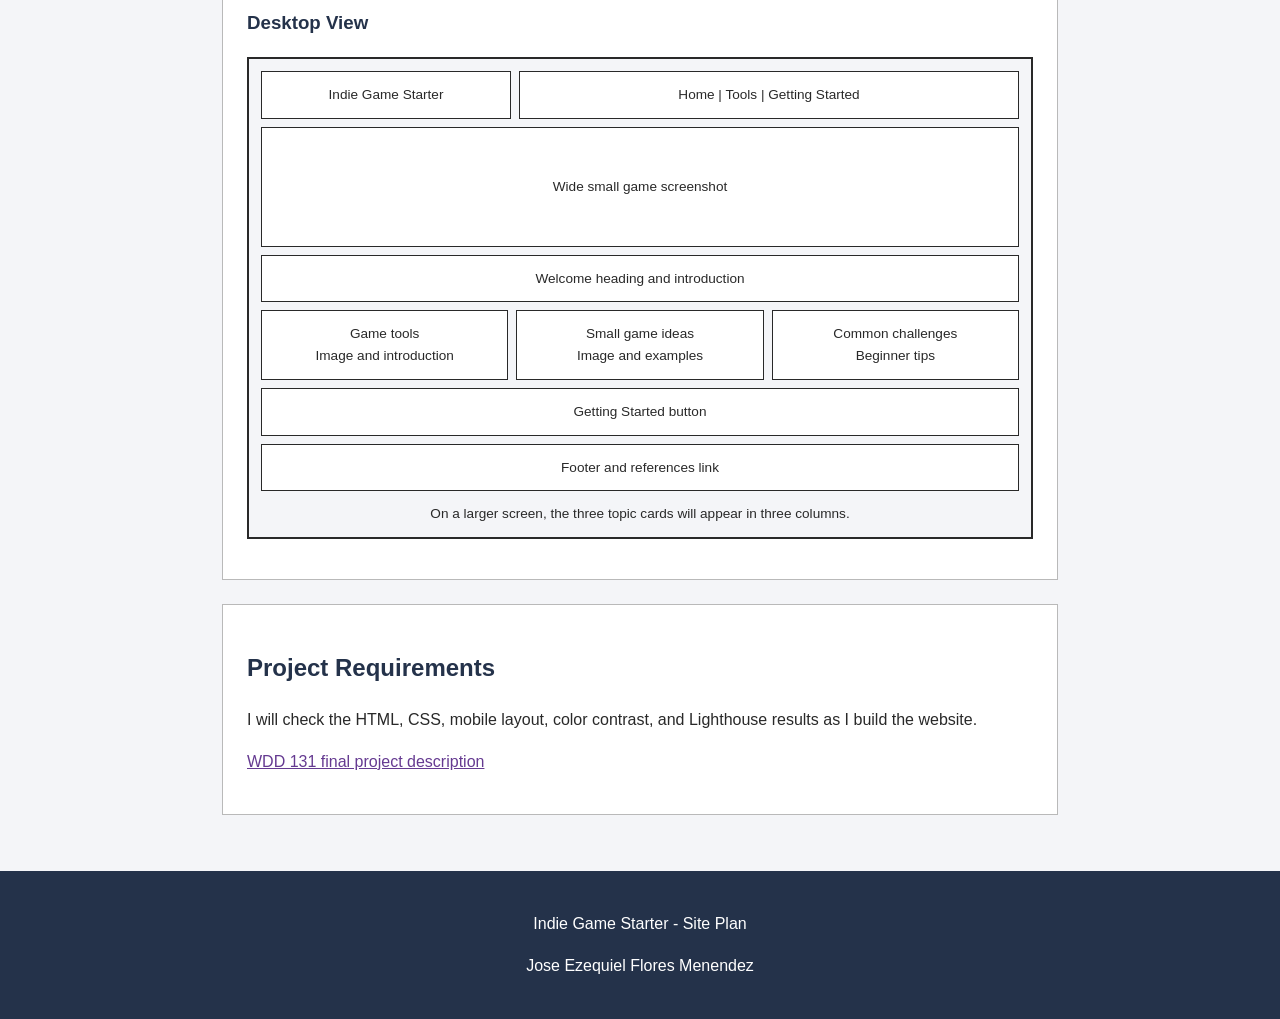
<file: project/siteplan.html>
<!DOCTYPE html>
<html lang="en">
<head>
  <meta charset="UTF-8">
  <meta name="viewport" content="width=device-width, initial-scale=1.0">
  <meta name="description" content="Website plan for Indie Game Starter, a beginner guide to tools, steps, and challenges in indie game development.">
  <meta name="author" content="Jose Ezequiel Flores Menendez">
  <title>Indie Game Starter - Website Plan</title>
  <link rel="icon" href="data:,">
  <link rel="stylesheet" href="styles/siteplan.css">
</head>
<body>
  <header>
    <p class="logo">Indie Game Starter</p>
    <h1>Website Plan</h1>
    <p>Jose Ezequiel Flores Menendez | WDD 131</p>
  </header>

  <main>
    <section>
      <h2>Site Name</h2>
      <p>The name of my website is <strong>Indie Game Starter</strong>. I chose this name because the website will help beginners take their first steps in creating small indie games.</p>
      <p>The site will use a simple text logo with the name Indie Game Starter, as shown at the top of this document.</p>
    </section>

    <section>
      <h2>Site Purpose</h2>
      <p>The website will introduce indie game development to people who want to make their first small game. It will explain how small games are created, introduce tools and game engines, and describe the basic development process. It will also include simple examples, beginner tips, and common challenges such as keeping a project small, finding time, and fixing bugs.</p>
      <h3>Why I Chose This Subject</h3>
      <p>I am a software developer and I have always been interested in video games. Recently, I started experimenting with creating small games. I enjoy combining programming with creativity, so I want to learn more about this topic while building the website.</p>
      <h3>Planned Pages</h3>
      <ul>
        <li><strong>Home:</strong> An introduction to indie game development, common challenges, and small project ideas such as a maze game or a simple platformer.</li>
        <li><strong>Tools:</strong> An introduction to game engines and tools for programming, art, and sound. Visitors will be able to filter the tools by category and save favorites.</li>
        <li><strong>Getting Started:</strong> The steps from choosing an idea to building, testing, and sharing a small game. A form will let visitors enter a game idea and choose a project type to create a simple starting plan.</li>
      </ul>
      <p>I will use an array of tool objects to create the tool cards. JavaScript functions will display the cards, filter them, and respond to the form. I will use conditions to show tips based on the selected project type and localStorage to remember favorite tools. Images will be optimized and use lazy loading where appropriate. A references page linked in the footer will list the sources for images and information.</p>
    </section>

    <section>
      <h2>Scenarios</h2>
      <ul>
        <li>What tools or game engines can I use to create my first small game?</li>
        <li>What steps should I follow to turn a game idea into a playable project?</li>
        <li>What common challenges do indie developers face, and how can I keep my first project manageable?</li>
      </ul>
    </section>

    <section>
      <h2>Color Schema</h2>
      <p>I chose dark blue and purple for a simple style that fits a website about games and programming. These colors are also used in this plan.</p>
      <ul class="colors">
        <li><span class="swatch blue"></span><strong>Dark blue (#24324A):</strong> Header, footer, headings, and buttons. Text on blue will be white.</li>
        <li><span class="swatch purple"></span><strong>Purple (#653A91):</strong> Links and small accents.</li>
        <li><span class="swatch light"></span><strong>Light gray (#F4F5F8):</strong> Page background.</li>
        <li><span class="swatch dark"></span><strong>Dark gray (#292929):</strong> Paragraphs and lists.</li>
      </ul>
    </section>

    <section>
      <h2>Typography</h2>
      <p class="heading-example">Verdana: Headings and site name</p>
      <p>Arial: Paragraphs, navigation, lists, and form labels. This sentence is an example of the body font.</p>
      <p>These fonts are easy to read and do not require a separate font download.</p>
    </section>

    <section>
      <h2>Wireframes</h2>
      <p>These simple diagrams show the planned home page layout. The boxes represent content that will be added to the final website.</p>
      <h3>Mobile View</h3>
      <figure class="wireframe mobile">
        <div class="box">Indie Game Starter</div>
        <div class="box">Home | Tools | Getting Started</div>
        <div class="box hero-box">Small game screenshot</div>
        <div class="box">Welcome heading and introduction</div>
        <div class="box">Game tools<br>Image and introduction</div>
        <div class="box">Small game ideas<br>Image and examples</div>
        <div class="box">Common challenges<br>Beginner tips</div>
        <div class="box">Getting Started button</div>
        <div class="box">Footer and references link</div>
        <figcaption>On a phone, the content will appear in one column.</figcaption>
      </figure>

      <h3>Desktop View</h3>
      <figure class="wireframe desktop">
        <div class="wire-header">
          <div class="box">Indie Game Starter</div>
          <div class="box">Home | Tools | Getting Started</div>
        </div>
        <div class="box hero-box">Wide small game screenshot</div>
        <div class="box">Welcome heading and introduction</div>
        <div class="wire-cards">
          <div class="box">Game tools<br>Image and introduction</div>
          <div class="box">Small game ideas<br>Image and examples</div>
          <div class="box">Common challenges<br>Beginner tips</div>
        </div>
        <div class="box">Getting Started button</div>
        <div class="box">Footer and references link</div>
        <figcaption>On a larger screen, the three topic cards will appear in three columns.</figcaption>
      </figure>
    </section>

    <section>
      <h2>Project Requirements</h2>
      <p>I will check the HTML, CSS, mobile layout, color contrast, and Lighthouse results as I build the website.</p>
      <p><a href="https://byui-cse.github.io/wdd131-ww-course/week06/project-description.html">WDD 131 final project description</a></p>
    </section>
  </main>

  <footer>
    <p>Indie Game Starter - Site Plan</p>
    <p>Jose Ezequiel Flores Menendez</p>
  </footer>
</body>
</html>
</file>
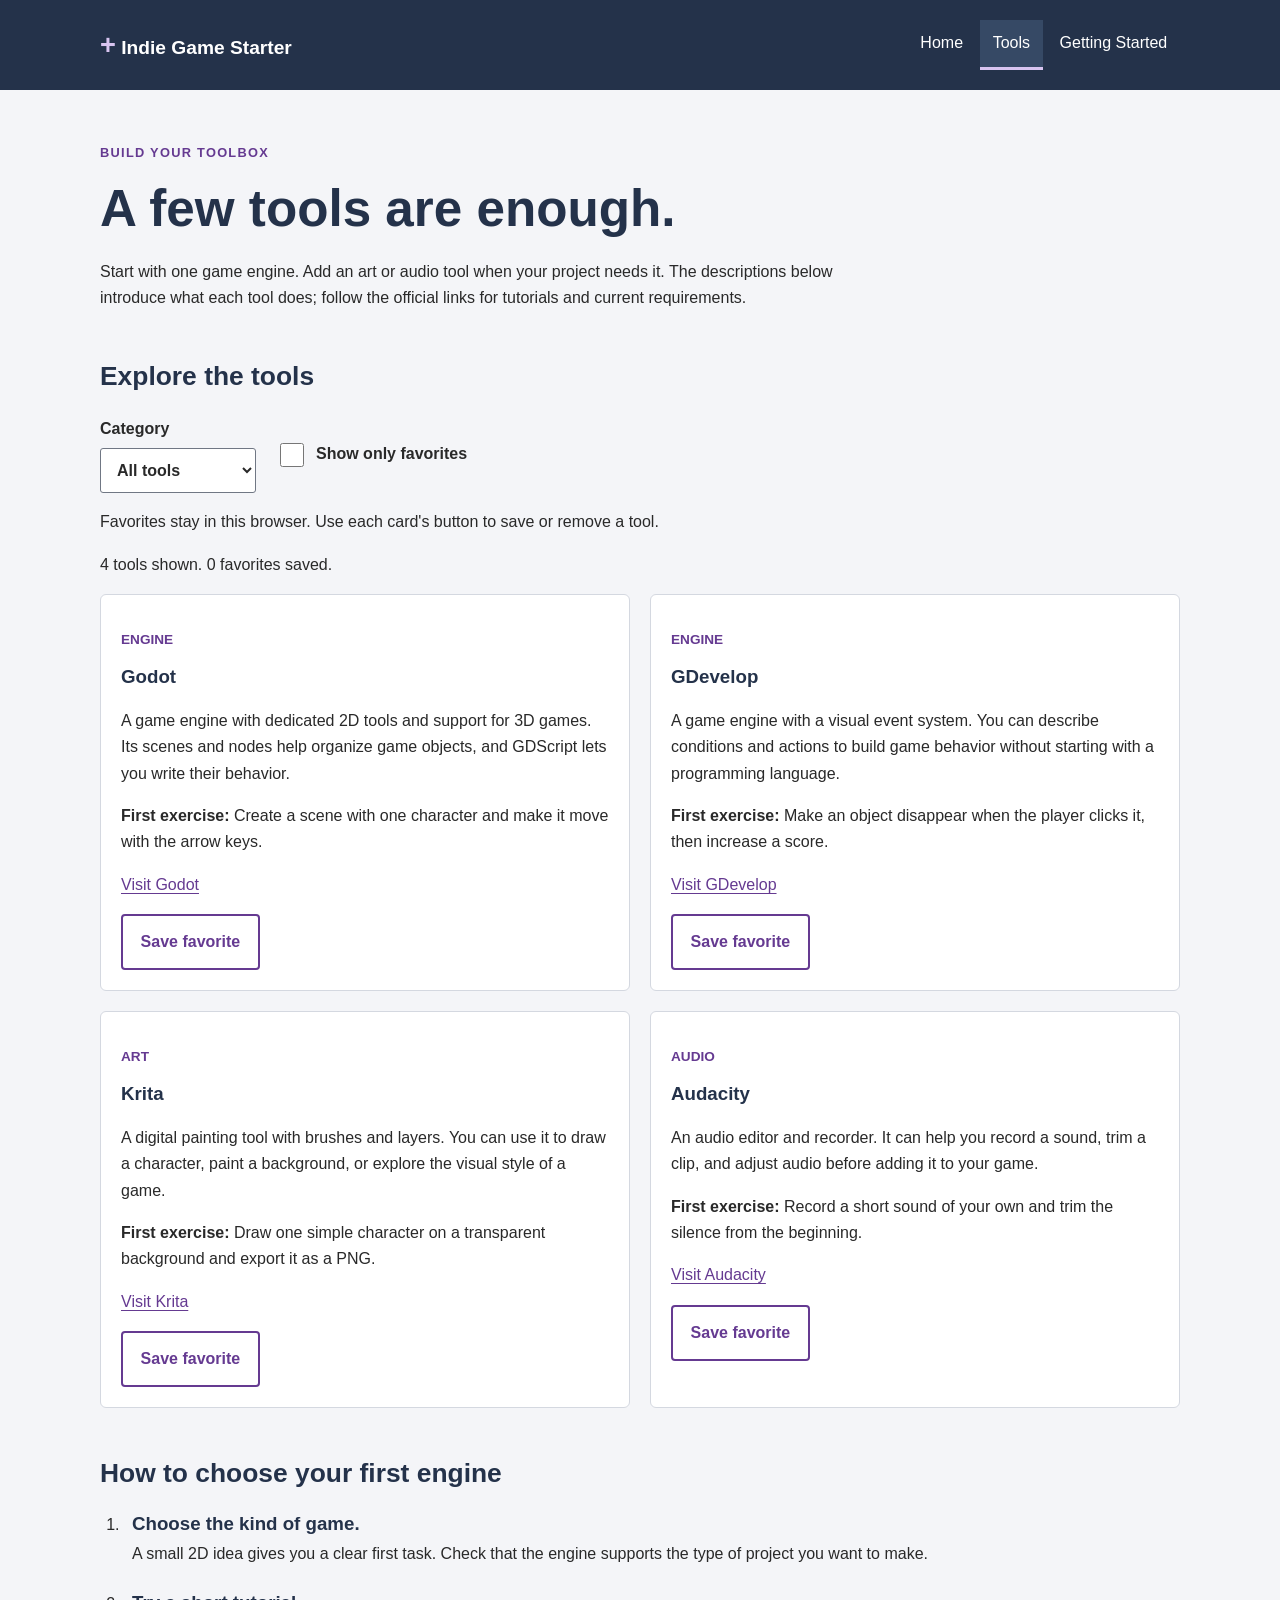
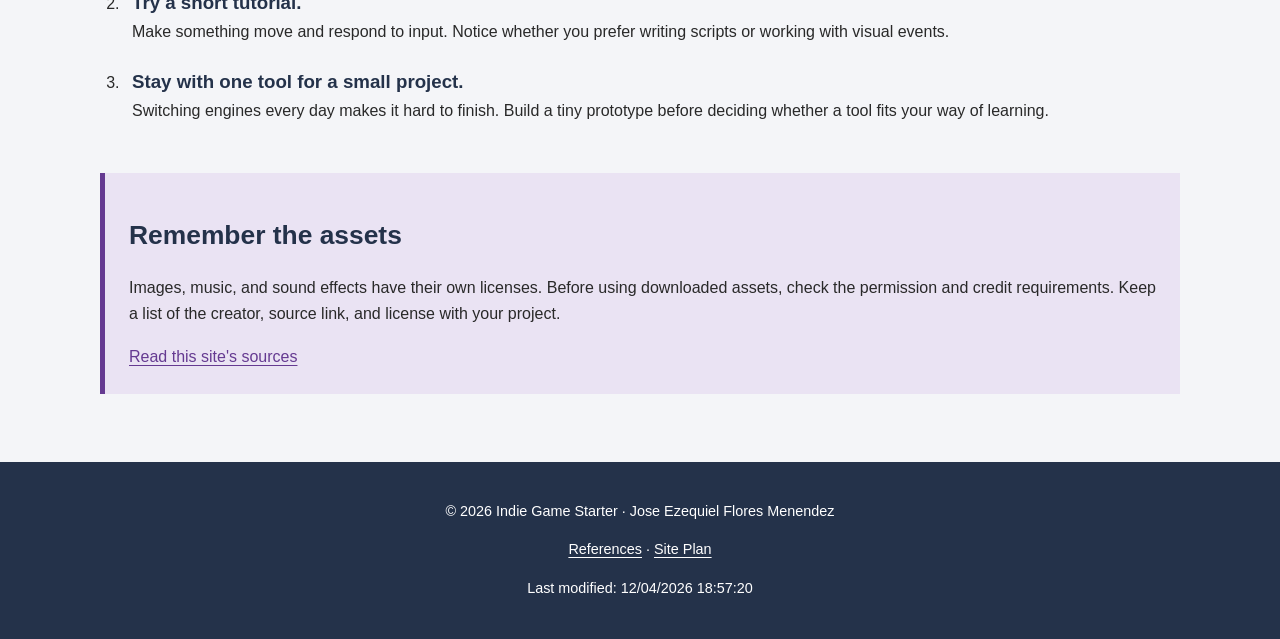
<file: project/tools.html>
<!DOCTYPE html>
<html lang="en">
<head>
  <meta charset="UTF-8">
  <meta name="viewport" content="width=device-width, initial-scale=1.0">
  <meta name="description" content="Explore engines, art tools, and audio tools for a small game. Filter by category and save a personal list of favorites.">
  <meta name="author" content="Jose Ezequiel Flores Menendez">
  <title>Game Development Tools | Indie Game Starter</title>
  <link rel="icon" href="images/favicon.svg" type="image/svg+xml">
  <link rel="stylesheet" href="styles/site.css">
  <script src="scripts/site.js" defer></script>
  <script src="scripts/tools.js" defer></script>
</head>
<body>
  <a class="skip-link" href="#main">Skip to content</a>
  <header>
    <div class="header-content">
      <a class="brand" href="index.html"><span aria-hidden="true">+</span> Indie Game Starter</a>
      <nav aria-label="Main navigation">
        <a href="index.html">Home</a>
        <a href="tools.html" aria-current="page">Tools</a>
        <a href="getting-started.html">Getting Started</a>
      </nav>
    </div>
  </header>
  <main id="main">

<section class="page-intro"><p class="eyebrow">BUILD YOUR TOOLBOX</p><h1>A few tools are enough.</h1><p>Start with one game engine. Add an art or audio tool when your project needs it. The descriptions below introduce what each tool does; follow the official links for tutorials and current requirements.</p></section>
<section aria-labelledby="tools-heading">
  <h2 id="tools-heading">Explore the tools</h2>
  <div class="filters">
    <label for="category">Category
      <select id="category"><option value="all">All tools</option><option value="engine">Game engines</option><option value="art">Art</option><option value="audio">Audio</option></select>
    </label>
    <label class="check-label" for="favorites-only"><input id="favorites-only" type="checkbox"> Show only favorites</label>
  </div>
  <p>Favorites stay in this browser. Use each card's button to save or remove a tool.</p>
  <p id="tool-count" role="status"></p>
  <p id="storage-message" role="status"></p>
  <div class="cards tool-grid" id="tool-list"></div>
  <noscript><p>Enable JavaScript to use the tool filters and favorites. You can also visit <a href="https://godotengine.org/features/">Godot</a>, <a href="https://gdevelop.io/">GDevelop</a>, <a href="https://krita.org/en/features/">Krita</a>, and <a href="https://www.audacityteam.org/">Audacity</a> directly.</p></noscript>
</section>
<section><h2>How to choose your first engine</h2><ol class="steps"><li><h3>Choose the kind of game.</h3><p>A small 2D idea gives you a clear first task. Check that the engine supports the type of project you want to make.</p></li><li><h3>Try a short tutorial.</h3><p>Make something move and respond to input. Notice whether you prefer writing scripts or working with visual events.</p></li><li><h3>Stay with one tool for a small project.</h3><p>Switching engines every day makes it hard to finish. Build a tiny prototype before deciding whether a tool fits your way of learning.</p></li></ol></section>
<section class="callout"><h2>Remember the assets</h2><p>Images, music, and sound effects have their own licenses. Before using downloaded assets, check the permission and credit requirements. Keep a list of the creator, source link, and license with your project.</p><a href="references.html">Read this site's sources</a></section>
  </main>
  <footer>
    <p>&copy; <span id="currentyear"></span> Indie Game Starter · Jose Ezequiel Flores Menendez</p>
    <p><a href="references.html">References</a> · <a href="siteplan.html">Site Plan</a></p>
    <p id="lastModified"></p>
  </footer>
</body>
</html>
</file>
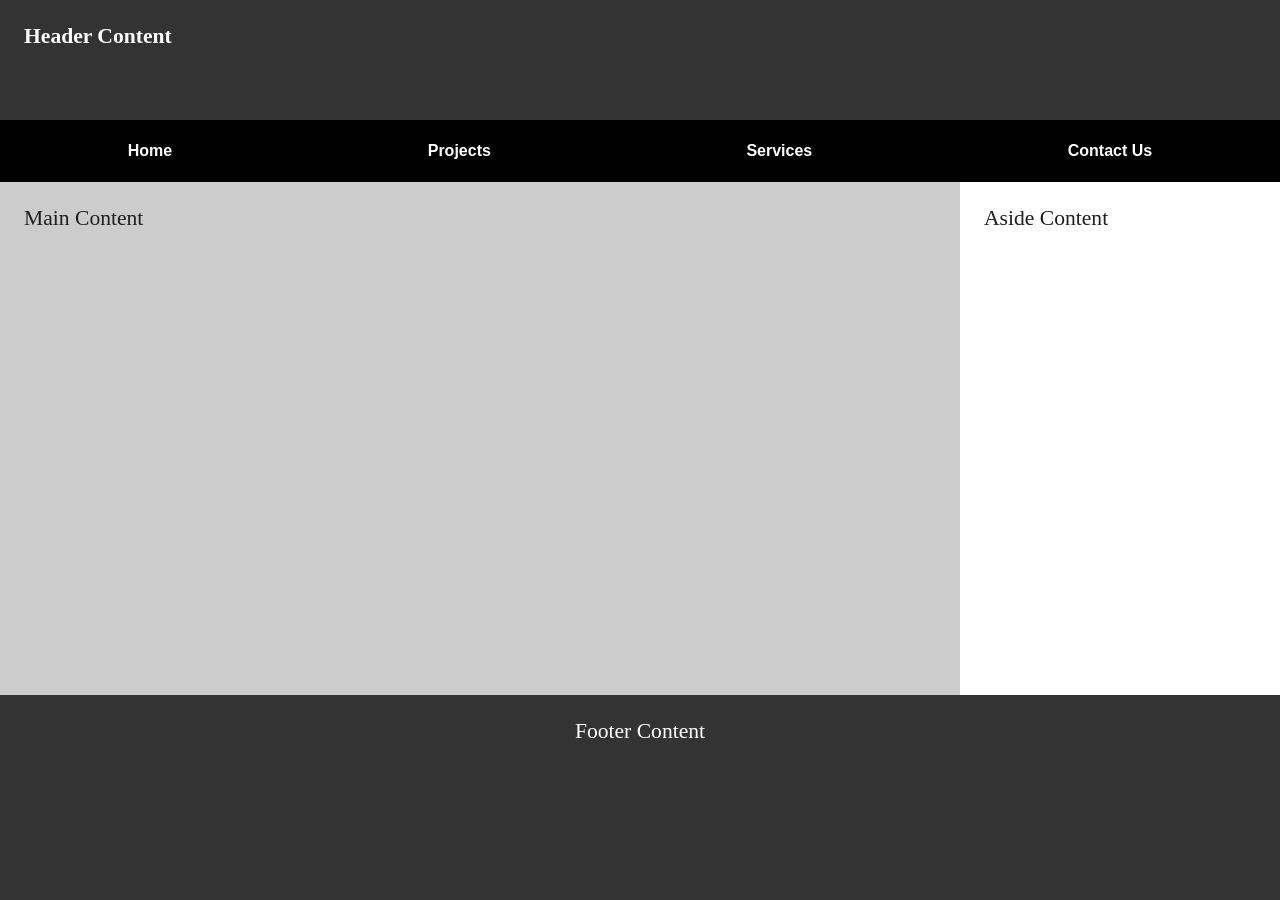
<file: week01/basic-layout.html>
<!DOCTYPE html>
<html lang="en">

<head>
    <meta charset="UTF-8">
    <meta name="viewport" content="width=device-width, initial-scale=1.0">
    <title>Jose Ezequiel Flores Menendez | WDD 131</title>
    <meta name="description" content="WDD 131">
    <meta name="author" content="Jose Ezequiel Flores Menendez">
    <link rel="stylesheet" href="styles/layout.css">
</head>

<body>
    <header>
        <h1>Header Content</h1>
        <nav>
            <a href="#">Home</a>
            <a href="#">Projects</a>
            <a href="#">Services</a>
            <a href="#">Contact Us</a>
        </nav>
    </header>

    <main>
        <h2>Main Content</h2>
    </main>

    <aside>
        <h2>Aside Content</h2>
    </aside>

    <footer>
        <h2>Footer Content</h2>
    </footer>
</body>

</html>
</file>
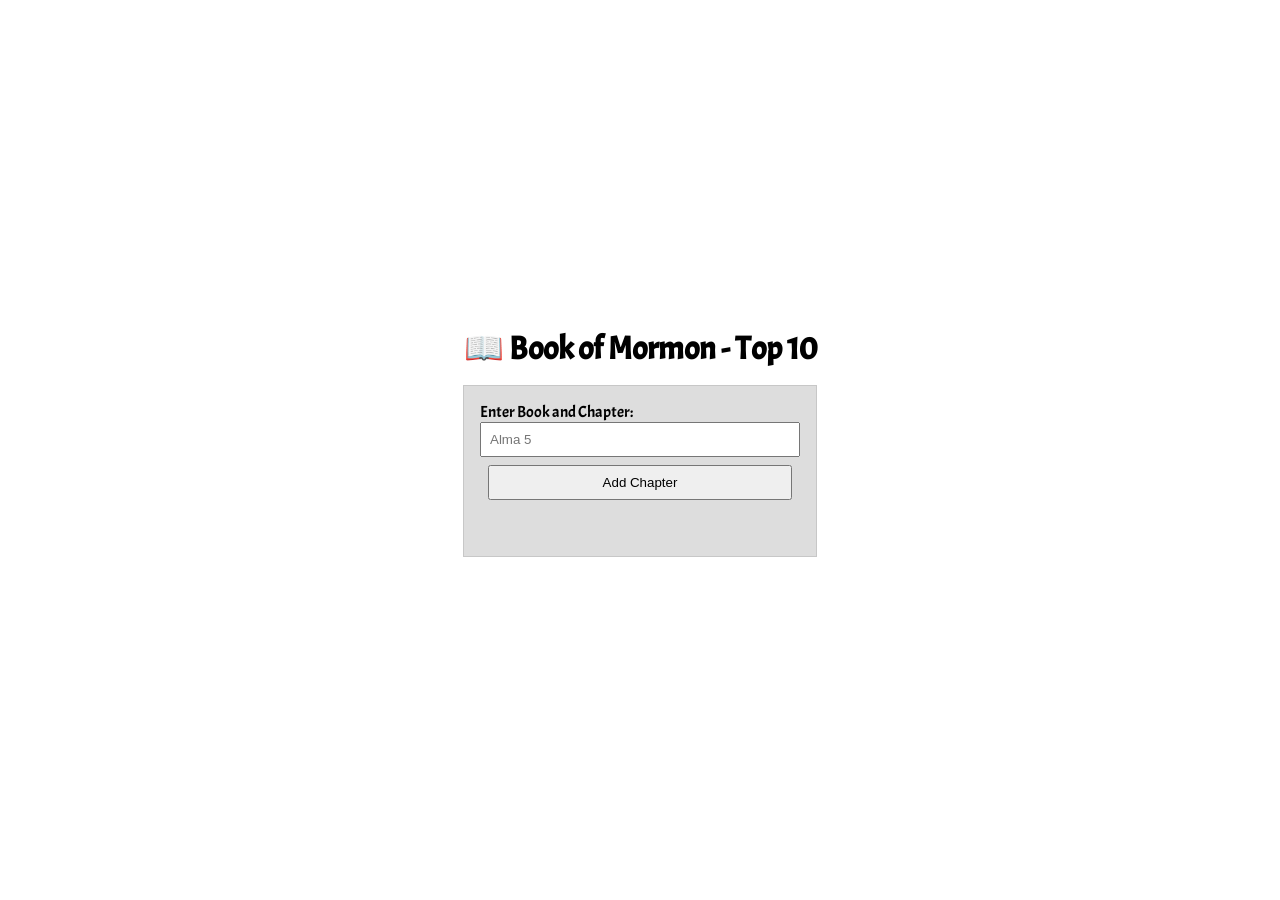
<file: week02/bom.html>
<!doctype html>
<html lang="en-US">
<head>
  <meta charset="utf-8">
  <meta name="viewport" content="width=device-width, initial-scale=1.0">
  <meta name="description" content="A Book of Mormon Top 10 list for practicing basic DOM manipulation.">
  <meta name="author" content="Jose Ezequiel Flores Menendez">
  <title>Book of Mormon - Top 10</title>
  <link rel="preconnect" href="https://fonts.googleapis.com">
  <link rel="preconnect" href="https://fonts.gstatic.com" crossorigin>
  <link href="https://fonts.googleapis.com/css2?family=Acme&amp;display=swap" rel="stylesheet">
  <link rel="stylesheet" href="styles/bom.css">
</head>
<body>
  <h1>📖 Book of Mormon - Top 10</h1>
  <main>
    <label for="favchap">Enter Book and Chapter: </label>
    <input type="text" id="favchap" placeholder="Alma 5">
    <button type="submit">Add Chapter</button>
    <ul id="list"></ul>
  </main>
  <script src="scripts/bom.js"></script>
</body>
</html>
</file>
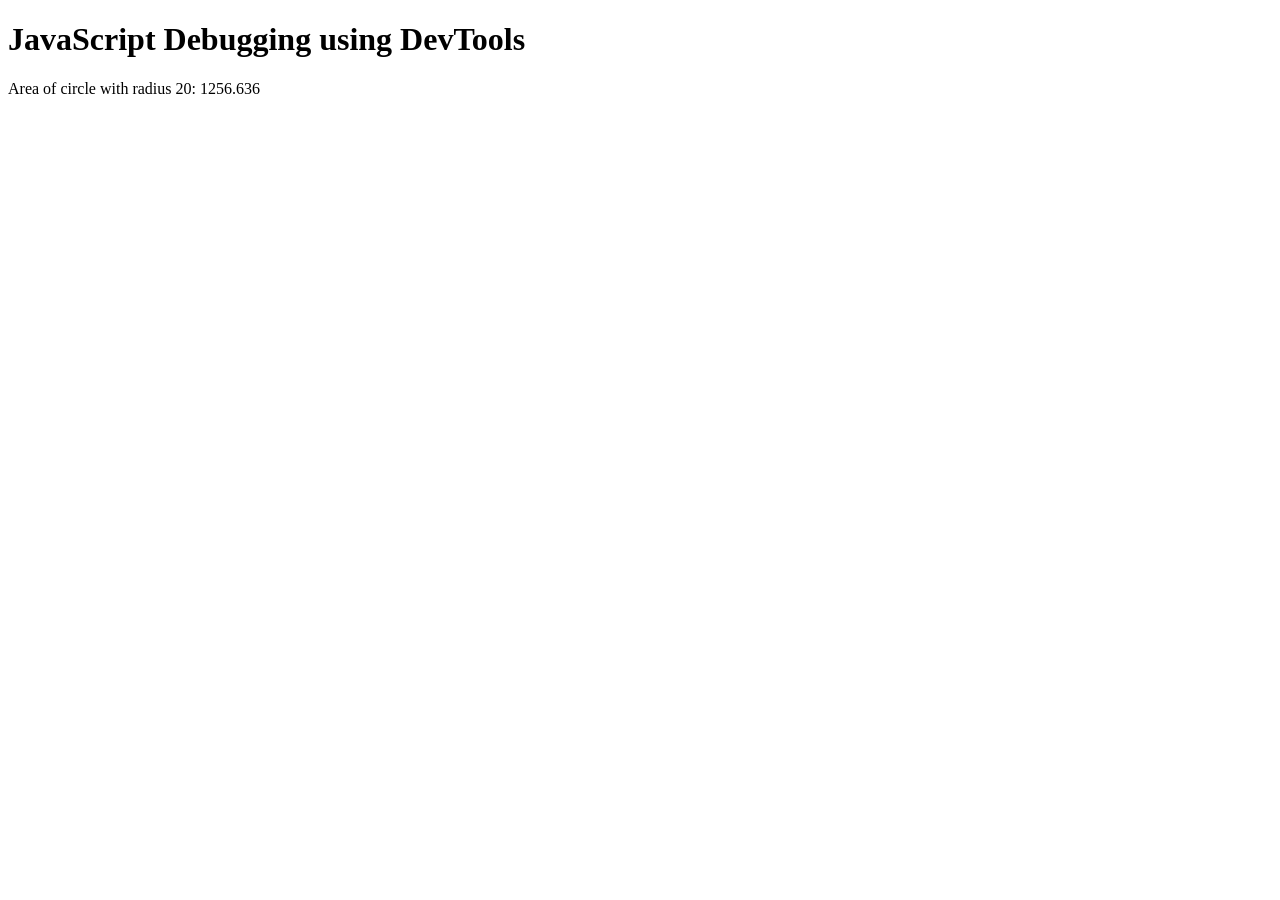
<file: week02/debugging.html>
<!doctype html>
<html lang="en-US">
<head>
  <meta charset="utf-8">
  <meta name="viewport" content="width=device-width, initial-scale=1.0">
  <meta name="description" content="JavaScript debugging practice using browser developer tools.">
  <meta name="author" content="Jose Ezequiel Flores Menendez">
  <title>JavaScript Debugging Using DevTools</title>
  <script src="scripts/debugging.js" defer></script>
</head>
<body>
  <h1>JavaScript Debugging using DevTools</h1>
  <p>Area of circle with radius <span id="radius"></span>: <span id="area"></span></p>
</body>
</html>
</file>
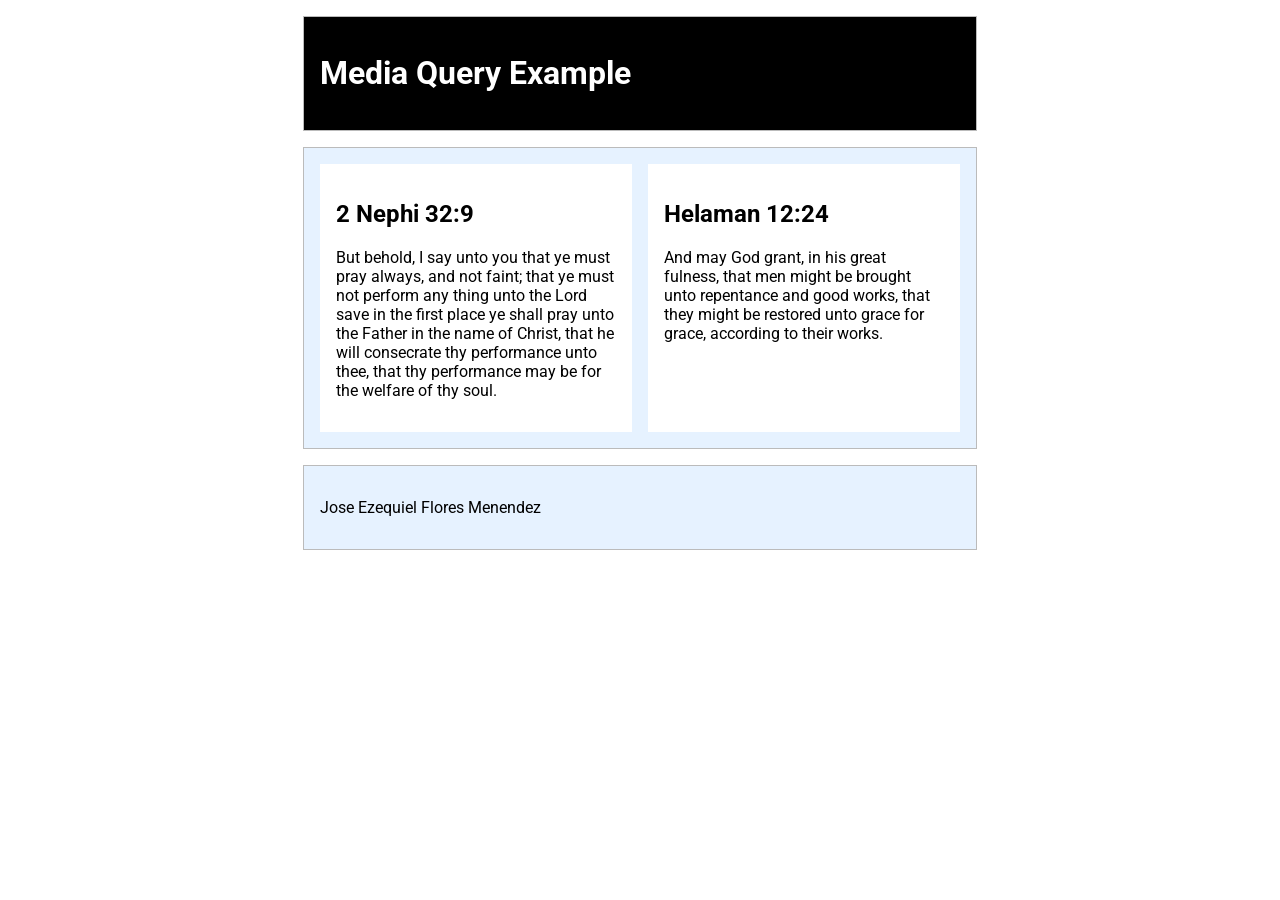
<file: week02/media-query.html>
<!doctype html>
<html lang="en-US">
<head>
  <meta charset="utf-8">
  <meta name="viewport" content="width=device-width, initial-scale=1.0">
  <meta name="description" content="WDD 131 media query example page demonstrating a responsive two-column layout.">
  <meta name="author" content="Jose Ezequiel Flores Menendez">
  <title>WDD 131 – Media Query Example</title>
  <link rel="preconnect" href="https://fonts.googleapis.com">
  <link rel="preconnect" href="https://fonts.gstatic.com" crossorigin>
  <link href="https://fonts.googleapis.com/css2?family=Roboto:wght@400;700&amp;display=swap" rel="stylesheet">
  <link rel="stylesheet" href="styles/media-query.css">
  <link rel="stylesheet" href="styles/media-query-large.css">
</head>
<body>
  <header>
    <h1>Media Query Example</h1>
  </header>
  <main>
    <section>
      <h2>2 Nephi 32:9</h2>
      <p>But behold, I say unto you that ye must pray always, and not faint; that ye must not perform any thing unto the Lord save in the first place ye shall pray unto the Father in the name of Christ, that he will consecrate thy performance unto thee, that thy performance may be for the welfare of thy soul.</p>
    </section>
    <section>
      <h2>Helaman 12:24</h2>
      <p>And may God grant, in his great fulness, that men might be brought unto repentance and good works, that they might be restored unto grace for grace, according to their works.</p>
    </section>
  </main>
  <footer>
    <p>Jose Ezequiel Flores Menendez</p>
  </footer>
</body>
</html>
</file>
<file: styles/base.css>
:root {
    --primary-color: #1f5a7a;
    --secondary-color: #2f2f2f;
    --accent-color: #f5c542;
    --background-color: #f7f9fb;
    --card-background: #ffffff;
    --text-color: #17202a;
    --border-color: #b8c6d1;
}

* {
    box-sizing: border-box;
}

body {
    margin: 0;
    font-family: "Nunito", Arial, sans-serif;
    color: var(--text-color);
    background-color: var(--background-color);
}

header {
    background-color: var(--primary-color);
    color: #ffffff;
    text-align: center;
}

#course-title {
    display: block;
    padding: 1.2rem;
    font-family: "Roboto Slab", Georgia, serif;
    font-size: 1.35rem;
}

nav {
    display: flex;
    justify-content: space-around;
    align-items: center;
    background-color: var(--secondary-color);
}

nav a {
    flex: 1;
    padding: 0.85rem;
    color: #ffffff;
    font-weight: 700;
    text-align: center;
    text-decoration: none;
    transition: background-color 0.2s ease, color 0.2s ease;
}

nav a:hover {
    color: #101820;
    background-color: var(--accent-color);
}

main {
    display: grid;
    grid-template-columns: 2fr 1fr;
    gap: 1rem;
    max-width: 1080px;
    margin: 0 auto;
    padding: 1.75rem 1rem;
}

h1 {
    grid-column: 1 / -1;
    margin: 0 0 0.5rem;
    font-family: "Roboto Slab", Georgia, serif;
    font-size: 2.2rem;
    text-align: center;
}

.card {
    overflow: hidden;
    background-color: var(--card-background);
    border: 1px solid var(--border-color);
    border-radius: 8px;
}

.card h2 {
    margin: 0;
    padding: 0.8rem;
    color: #ffffff;
    background-color: var(--primary-color);
    font-size: 1.05rem;
    text-align: center;
}

.card h3 {
    max-width: 70%;
    margin: 1rem auto;
    padding-bottom: 0.35rem;
    border-bottom: 1px solid var(--border-color);
    font-family: "Roboto Slab", Georgia, serif;
    text-align: center;
}

.card p {
    line-height: 1.6;
}

.about-content,
.place-content {
    display: grid;
    grid-template-columns: 1fr auto;
    gap: 1.25rem;
    align-items: start;
    padding: 1rem;
}

.about-content img,
.place-content img,
.resource-image {
    max-width: 100%;
    height: auto;
}

figure {
    margin: 0;
    text-align: center;
}

figcaption {
    margin-top: 0.5rem;
    font-size: 0.85rem;
    font-style: italic;
}

.resource-image {
    display: block;
    margin: 1.25rem auto 0;
}

ul {
    margin: 1rem 2rem 2rem;
    line-height: 1.8;
}

a {
    color: #064f8f;
}

a:hover {
    color: #8a4d00;
}

footer {
    padding: 1rem;
    color: #ffffff;
    background-color: var(--primary-color);
    text-align: center;
}

footer p {
    margin: 0.2rem;
}

#lastModified {
    color: var(--accent-color);
    font-size: 0.9rem;
}

@media (max-width: 720px) {
    nav,
    main,
    .about-content,
    .place-content {
        grid-template-columns: 1fr;
    }

    nav {
        flex-direction: column;
    }

    nav a {
        width: 100%;
    }
}
</file>
<file: project/styles/site.css>
* {
  box-sizing: border-box;
}

body {
  margin: 0;
  background: #f4f5f8;
  color: #292929;
  font-family: Arial, sans-serif;
  line-height: 1.65;
}

h1, h2, h3, .brand {
  font-family: Verdana, sans-serif;
  line-height: 1.3;
}

h1 {
  font-size: clamp(2rem, 5vw, 3.2rem);
  margin: 0.5rem 0 1rem;
}

h2 {
  font-size: 1.65rem;
}

h1, h2, h3 {
  color: #24324a;
}

a {
  color: #653a91;
  text-underline-offset: 0.2em;
}

a:hover {
  text-decoration-thickness: 3px;
}

header, footer {
  background: #24324a;
  color: white;
}

.header-content {
  max-width: 1120px;
  margin: auto;
  padding: 1.25rem;
}

.brand {
  display: inline-block;
  color: white;
  font-weight: bold;
  font-size: 1.2rem;
  text-decoration: none;
}

.brand span {
  color: #d8c4f0;
  font-size: 1.7rem;
}

nav {
  display: flex;
  flex-wrap: wrap;
  gap: 0.25rem;
  margin-top: 1rem;
}

nav a {
  padding: 0.65rem 0.8rem;
  color: white;
  text-decoration: none;
  border-bottom: 3px solid transparent;
}

nav a:hover, nav a[aria-current="page"] {
  background: #364965;
  border-bottom-color: #d8c4f0;
}

main {
  max-width: 1120px;
  margin: auto;
  padding: 1.25rem;
}

section {
  margin: 2rem 0 3rem;
}

.eyebrow {
  color: #653a91;
  font-weight: bold;
  font-size: 0.8rem;
  letter-spacing: 0.1em;
}

.hero {
  display: grid;
  gap: 2rem;
  align-items: center;
}

figure {
  margin: 0;
}

img {
  display: block;
  width: 100%;
  height: auto;
}

figcaption {
  margin-top: 0.5rem;
  font-size: 0.85rem;
}

.button, button {
  display: inline-block;
  padding: 0.8rem 1.1rem;
  border: 2px solid #653a91;
  border-radius: 4px;
  background: #653a91;
  color: white;
  font: inherit;
  font-weight: bold;
  text-decoration: none;
  cursor: pointer;
}

.button:hover, button:hover {
  background: #482669;
  border-color: #482669;
}

.text-link {
  display: inline-block;
  margin: 0.75rem;
}

.cards {
  display: grid;
  gap: 1.25rem;
}

.card {
  background: white;
  border: 1px solid #d4d8e0;
  border-radius: 6px;
  overflow: hidden;
}

.card-body {
  padding: 1.25rem;
}

.card-body h3 {
  margin-top: 0;
}

.callout, .planner {
  padding: 1.5rem;
  border-left: 5px solid #653a91;
  background: #eae3f3;
}

.page-intro {
  max-width: 760px;
}

.filters {
  display: flex;
  align-items: center;
  flex-wrap: wrap;
  gap: 1.5rem;
}

label {
  display: block;
  font-weight: bold;
}

input, select, textarea {
  display: block;
  width: 100%;
  margin-top: 0.4rem;
  padding: 0.75rem;
  border: 1px solid #707784;
  border-radius: 3px;
  background: white;
  color: #292929;
  font: inherit;
}

textarea {
  resize: vertical;
}

.check-label {
  display: flex;
  align-items: center;
  gap: 0.75rem;
  min-height: 44px;
}

input[type="checkbox"] {
  width: 24px;
  height: 24px;
  margin: 0;
  accent-color: #653a91;
}

.tool-tag {
  color: #653a91;
  font-size: 0.85rem;
  font-weight: bold;
}

.secondary {
  background: white;
  color: #653a91;
}

.secondary:hover {
  background: #eae3f3;
}

button[aria-pressed="true"] {
  background: #24324a;
  color: white;
}

.steps {
  padding-left: 1.5rem;
}

.steps li {
  padding-left: 0.5rem;
  margin-bottom: 1.5rem;
}

.steps h3 {
  margin-bottom: 0.25rem;
}

.steps p {
  margin-top: 0;
}

form {
  max-width: 600px;
}

form label {
  margin-bottom: 1.25rem;
}

#saved-plan {
  margin-top: 1.5rem;
  padding: 1rem;
  background: white;
  border: 1px solid #d4d8e0;
}

#plan-output {
  white-space: pre-line;
  overflow-wrap: anywhere;
}

.source-list li {
  margin-bottom: 1.5rem;
}

footer {
  padding: 1.5rem;
  text-align: center;
  font-size: 0.9rem;
}

footer a {
  color: white;
}

.skip-link {
  position: absolute;
  top: -100px;
  left: 1rem;
  padding: 0.75rem;
  background: white;
  z-index: 1;
}

.skip-link:focus {
  top: 0.5rem;
}

:focus-visible {
  outline: 3px solid #91621c;
  outline-offset: 4px;
}

@media screen and (min-width: 700px) {
  .header-content {
    display: flex;
    align-items: center;
    justify-content: space-between;
    gap: 1rem;
  }

  nav {
    margin-top: 0;
  }

  .hero {
    grid-template-columns: 1fr 1fr;
  }

  .cards {
    grid-template-columns: repeat(3, 1fr);
  }

  .tool-grid {
    grid-template-columns: repeat(2, 1fr);
  }
}
</file>
<file: styles/form.css>
* {
  box-sizing: border-box;
}

body {
  margin: 0;
  font-family: Arial, sans-serif;
  color: #202020;
  line-height: 1.5;
}

header,
footer {
  padding: 1.25rem;
  background-color: #300630;
  color: white;
  text-align: center;
}

h1 {
  font-size: 2rem;
}

main {
  max-width: 600px;
  margin: 1.5rem auto;
  padding: 0 1rem;
}

form,
.confirmation {
  padding: 1.25rem;
  border: 1px solid #b9b0ba;
  border-radius: 6px;
  background-color: #d8d0d9;
}

form > label,
legend {
  font-weight: bold;
}

form > label {
  display: block;
  margin-top: 1.5rem;
}

select,
input[type="date"],
input[type="text"],
textarea,
input[type="submit"] {
  display: block;
  width: 100%;
  min-height: 48px;
  margin-top: 0.5rem;
  padding: 0.75rem;
  border: 1px solid #777;
  background-color: white;
  color: #202020;
  font: inherit;
}

textarea {
  resize: vertical;
}

fieldset {
  min-width: 0;
  margin: 1.5rem 0 0;
  padding: 0;
  border: 0;
}

.ratings {
  display: flex;
  justify-content: space-between;
  gap: 0.25rem;
  margin-top: 0.75rem;
}

.ratings label {
  display: flex;
  flex-direction: column;
  align-items: center;
  min-width: 40px;
  padding: 0.25rem 0;
  font-size: 0.85rem;
  cursor: pointer;
}

.rating-name {
  font-size: 0.75rem;
}

input[type="radio"],
input[type="checkbox"] {
  width: 24px;
  height: 24px;
  accent-color: #300630;
}

.features p {
  margin: 0.25rem 0;
  font-style: italic;
}

.features label {
  display: flex;
  align-items: center;
  gap: 0.5rem;
  min-height: 44px;
  cursor: pointer;
}

.optional,
a {
  color: #34226d;
}

input[type="submit"] {
  margin-top: 1.5rem;
  background-color: #f4f4f4;
  font-size: 1.25rem;
  font-weight: bold;
  cursor: pointer;
}

input[type="submit"]:hover {
  background-color: #300630;
  color: white;
}

input:focus-visible,
select:focus-visible,
textarea:focus-visible,
a:focus-visible {
  outline: 3px solid #34226d;
  outline-offset: 3px;
}

footer p {
  margin: 0.5rem 0;
}

@media screen and (min-width: 500px) {
  form,
  .confirmation {
    padding: 2rem;
  }

  .ratings label {
    font-size: 1.1rem;
  }
}
</file>
<file: styles/place.css>
:root {
  --primary-color: #d90835;
  --secondary-color: #087a4b;
  --text-color: #171717;
  --surface-color: #fff;
  --card-background: rgb(255 255 255 / 88%);
  --divider-color: #eadde0;
  --shadow: 0 8px 24px rgb(0 0 0 / 18%);
}

* {
  box-sizing: border-box;
}

body {
  margin: 0;
  color: var(--text-color);
  background: var(--surface-color);
  font-family: "Roboto", Arial, sans-serif;
}

header {
  display: grid;
  min-height: 120px;
  place-items: center;
  color: var(--surface-color);
  background: var(--primary-color);
  border-bottom: 10px solid var(--secondary-color);
}

h1 {
  margin: 0;
  font-size: clamp(2.25rem, 9vw, 3.5rem);
  line-height: 1;
}

.hero picture,
.hero picture img {
  display: block;
  width: 100%;
}

.hero picture img {
  height: auto;
}

.info-card {
  padding: 1.5rem 1rem 2rem;
  text-align: center;
  background: var(--surface-color);
  border-bottom: 1px solid var(--divider-color);
}

.info-card h2 {
  margin: 0 0 1.75rem;
  font-size: 2.25rem;
}

.info-card dl {
  display: grid;
  grid-template-columns: minmax(max-content, 1fr) minmax(0, 1.2fr);
  gap: 0.8rem 1rem;
  width: min(100%, 380px);
  margin: 0 auto;
  font-size: 1.15rem;
  line-height: 1.25;
}

.info-card dt {
  font-weight: 700;
  text-align: right;
}

.info-card dd {
  margin: 0;
  text-align: left;
}

.weather-icon {
  display: block;
  width: 96px;
  height: 96px;
  margin: -0.25rem auto 2.2rem;
}

footer {
  min-height: 140px;
  padding: 1.5rem 1rem;
  color: var(--surface-color);
  text-align: center;
  background: var(--primary-color);
  font-size: 1.05rem;
}

footer p {
  margin: 0.25rem 0;
}

@media (min-width: 768px) {
  header {
    min-height: 150px;
    border-bottom-width: 18px;
  }

  h1 {
    font-size: 3.75rem;
  }

  .hero {
    position: relative;
    overflow: hidden;
    background: #403a31;
  }

  .hero picture img {
    height: clamp(460px, 48vw, 620px);
    object-fit: cover;
  }

  .info-card {
    position: absolute;
    width: min(29vw, 340px);
    padding: 7.25rem 2rem 1.75rem;
    text-align: left;
    background: var(--card-background);
    border: 0;
    box-shadow: var(--shadow);
  }

  .info-card h2 {
    position: absolute;
    top: 0.75rem;
    left: -0.75rem;
    width: calc(100% - 1.75rem);
    margin: 0;
    padding: 1.35rem 1.25rem;
    color: var(--surface-color);
    background: var(--secondary-color);
    font-size: 2rem;
  }

  .info-card dl {
    grid-template-columns: minmax(max-content, 1fr) minmax(0, 1fr);
    gap: 0.7rem 0.75rem;
    width: 100%;
    font-size: clamp(0.9rem, 1.3vw, 1.05rem);
  }

  .data-card {
    top: 7%;
    left: 1.6%;
  }

  .weather-card {
    right: 1.6%;
    bottom: 7%;
    padding-top: 7rem;
  }

  .weather-card h2::after {
    content: "⛅";
    float: right;
    font-size: 1.65rem;
    line-height: 1;
  }

  .weather-icon {
    display: none;
  }

  footer {
    display: grid;
    min-height: 130px;
    align-content: center;
    font-size: 1.1rem;
  }
}
</file>
<file: styles/temples.css>
:root {
  --primary: #1d3557;
  --primary-dark: #14253d;
  --accent: #f4c95d;
  --background: #f7f9fc;
  --surface: #fff;
  --text: #172a3a;
  --border: #d7dee8;
}

* {
  box-sizing: border-box;
}

body {
  margin: 0;
  background-color: var(--background);
  color: var(--text);
  font-family: 'Montserrat', Arial, sans-serif;
  line-height: 1.5;
}

header {
  display: flex;
  flex-wrap: wrap;
  align-items: center;
  justify-content: space-between;
  padding: 1rem;
  background-color: var(--primary);
  color: #fff;
}

.site-title {
  font-size: 1.5rem;
  font-weight: 700;
}

#menu {
  min-width: 44px;
  min-height: 44px;
  border: 1px solid transparent;
  border-radius: 0.25rem;
  background: transparent;
  color: #fff;
  font: inherit;
  font-size: 1.8rem;
  line-height: 1;
  cursor: pointer;
}

#menu:hover,
#menu:focus-visible {
  border-color: #fff;
  background-color: var(--primary-dark);
  outline: 2px solid var(--accent);
  outline-offset: 2px;
}

nav {
  display: none;
  flex: 1 0 100%;
  flex-direction: column;
  margin-top: 1rem;
}

nav.open {
  display: flex;
}

nav a {
  padding: 0.85rem 1rem;
  color: #fff;
  text-align: center;
  text-decoration: none;
  font-weight: 700;
}

nav a:hover,
nav a:focus-visible {
  background-color: var(--accent);
  color: var(--primary-dark);
  outline: none;
}

nav a.active {
  border-bottom: 3px solid var(--accent);
  background-color: var(--primary-dark);
}

main {
  max-width: 1100px;
  margin: 0 auto;
  padding: 1rem;
}

h1 {
  margin: 0.5rem 0 1.5rem;
  color: var(--primary);
  text-align: center;
}

.gallery {
  display: grid;
  grid-template-columns: 1fr;
  gap: 1.25rem;
}

figure {
  margin: 0;
  overflow: hidden;
  border: 1px solid var(--border);
  border-radius: 0.5rem;
  background-color: var(--surface);
  box-shadow: 0 2px 8px rgb(20 37 61 / 0.12);
}

figure img {
  display: block;
  width: 100%;
  height: 250px;
  object-fit: cover;
}

figcaption {
  padding: 0.8rem;
  color: var(--primary-dark);
  text-align: center;
  font-weight: 700;
}

footer {
  margin-top: 2rem;
  padding: 1.25rem 1rem;
  background-color: var(--primary);
  color: #fff;
  text-align: center;
}

footer p {
  margin: 0.25rem 0;
}
</file>
<file: styles/temples-large.css>
@media screen and (min-width: 700px) {
  header {
    flex-wrap: nowrap;
    padding: 1rem 2rem;
  }

  .site-title {
    font-size: 1.8rem;
    white-space: nowrap;
  }

  #menu {
    display: none;
  }

  nav,
  nav.open {
    display: flex;
    flex: 0 1 auto;
    flex-direction: row;
    justify-content: flex-end;
    margin-top: 0;
  }

  nav a {
    min-width: 90px;
  }

  .gallery {
    grid-template-columns: repeat(3, 1fr);
  }
}
</file>
<file: project/styles/siteplan.css>
* {
  box-sizing: border-box;
}

body {
  margin: 0;
  background-color: #f4f5f8;
  color: #292929;
  font-family: Arial, sans-serif;
  line-height: 1.6;
}

header,
footer {
  padding: 1.5rem;
  background-color: #24324a;
  color: white;
  text-align: center;
}

h1,
h2,
h3,
.logo,
.heading-example {
  font-family: Verdana, sans-serif;
}

.logo {
  font-size: 1.5rem;
  font-weight: bold;
}

h2,
h3,
.heading-example {
  color: #24324a;
}

main {
  max-width: 900px;
  margin: 0 auto;
  padding: 1rem;
}

section {
  margin-bottom: 1.5rem;
  padding: 1rem;
  background-color: white;
  border: 1px solid #b9b9b9;
}

li {
  margin-bottom: 0.75rem;
}

a {
  color: #653a91;
}

a:hover {
  color: #24324a;
}

.heading-example {
  font-size: 1.3rem;
}

.colors {
  padding-left: 0;
  list-style: none;
}

.swatch {
  display: inline-block;
  width: 24px;
  height: 24px;
  margin-right: 0.5rem;
  border: 1px solid #292929;
  vertical-align: middle;
}

.blue {
  background-color: #24324a;
}

.purple {
  background-color: #653a91;
}

.light {
  background-color: #f4f5f8;
}

.dark {
  background-color: #292929;
}

.wireframe {
  margin: 1rem auto;
  padding: 0.75rem;
  border: 2px solid #292929;
  background-color: #f4f5f8;
  text-align: center;
  font-size: 0.85rem;
}

.mobile {
  max-width: 300px;
}

.box {
  margin-bottom: 0.5rem;
  padding: 0.75rem 0.25rem;
  border: 1px solid #292929;
  background-color: white;
  overflow-wrap: anywhere;
}

.hero-box {
  padding: 3rem 0.25rem;
}

.wire-header {
  display: grid;
  grid-template-columns: 1fr 2fr;
  gap: 0.5rem;
}

.wire-cards {
  display: grid;
  grid-template-columns: repeat(3, 1fr);
  gap: 0.5rem;
}

figcaption {
  margin-top: 0.75rem;
}

@media screen and (min-width: 700px) {
  main {
    padding: 2rem;
  }

  section {
    padding: 1.5rem;
  }
}
</file>
<file: week01/styles/layout.css>
* {
    box-sizing: border-box;
}

body {
    display: grid;
    grid-template: auto 1fr auto / 3fr 1fr;
    grid-template-areas:
        "header header"
        "main aside"
        "footer footer";
    min-height: 100vh;
    margin: 0;
    font-family: Georgia, "Times New Roman", serif;
    color: #1f1f1f;
}

header {
    grid-area: header;
    background-color: #333333;
    color: #ffffff;
}

header h1 {
    margin: 0;
    padding: 1.5rem;
    min-height: 120px;
    font-size: 1.35rem;
}

nav {
    display: flex;
    justify-content: space-around;
    align-items: center;
    min-height: 62px;
    background-color: #000000;
    font-family: Arial, Helvetica, sans-serif;
}

nav a {
    color: #ffffff;
    font-size: 1rem;
    font-weight: 700;
    text-decoration: none;
}

nav a:hover {
    color: #cfd8dc;
}

main {
    grid-area: main;
    min-height: 325px;
    padding: 1.5rem;
    background-color: #cccccc;
}

aside {
    grid-area: aside;
    padding: 1.5rem;
    background-color: #ffffff;
}

footer {
    grid-area: footer;
    min-height: 205px;
    padding: 1.5rem;
    background-color: #333333;
    color: #ffffff;
    text-align: center;
}

h2 {
    margin: 0;
    font-size: 1.35rem;
    font-weight: 400;
}
</file>
<file: week02/styles/bom.css>
* {
  margin: 0;
  padding: 0;
}

body {
  height: 100vh;
  display: flex;
  flex-direction: column;
  align-items: center;
  justify-content: center;
  font-family: Acme, Arial, sans-serif;
}

h1 {
  font-size: 1.5rem;
}

main {
  margin: 1rem auto;
  border: 1px solid rgb(0 0 0 / 0.1);
  padding: 1rem;
  background-color: #ddd;
  display: flex;
  flex-direction: column;
}

input,
button {
  padding: 0.5rem;
}

button {
  margin: 0.5rem;
}

.delete {
  width: fit-content;
}

.input {
  display: flex;
  gap: 1rem;
}

.list {
  padding: 0.5rem;
}

ul {
  margin: 1rem;
  list-style: none;
}

li {
  display: flex;
  align-items: center;
  justify-content: space-between;
}

@media only screen and (min-width: 32.5em) {
  h1 {
    font-size: 2rem;
  }

  main {
    width: 320px;
  }
}
</file>
<file: week02/styles/media-query.css>
body {
  font-family: 'Roboto', sans-serif;
}

header,
main,
footer {
  max-width: 640px;
  margin: 1rem auto;
  border: 1px solid #bbb;
  padding: 1rem;
  background-color: #e6f2ff;
}

main {
  display: grid;
  grid-template-columns: 1fr;
  gap: 1rem;
}

section {
  padding: 1rem;
  background-color: #fff;
}
</file>
<file: week02/styles/media-query-large.css>
@media screen and (min-width: 500px) {
  header {
    background-color: black;
    color: white;
  }

  main {
    grid-template-columns: 1fr 1fr;
  }
}
</file>
